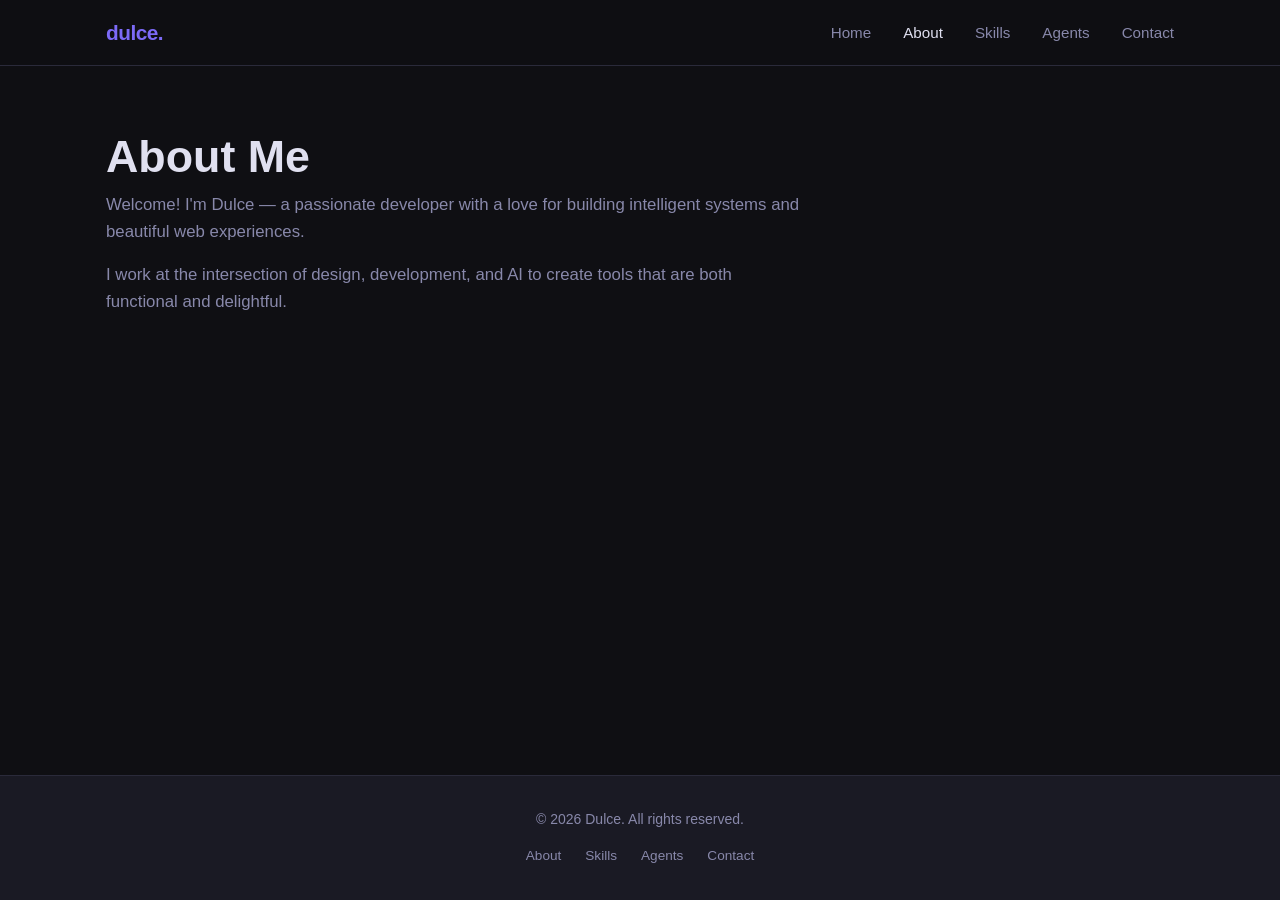
<file: pages/about.html>
<!DOCTYPE html>
<html lang="en">
<head>
  <meta charset="UTF-8" />
  <meta name="viewport" content="width=device-width, initial-scale=1.0" />
  <title>About | Dulce</title>
  <link rel="stylesheet" href="../assets/css/base/styles.css" />
  <link rel="stylesheet" href="../assets/css/components/components.css" />
</head>
<body>

  <header id="header"></header>

  <main class="page-content">
    <div class="container">
      <h1 class="page-title">About Me</h1>
      <div class="about-section">
        <div class="about-text">
          <p>Welcome! I'm Dulce — a passionate developer with a love for building intelligent systems and beautiful web experiences.</p>
          <p>I work at the intersection of design, development, and AI to create tools that are both functional and delightful.</p>
        </div>
      </div>
    </div>
  </main>

  <footer id="footer"></footer>

  <script src="../assets/js/shared/main.js"></script>
  <script src="../assets/js/shared/components.js"></script>
</body>
</html>
</file>
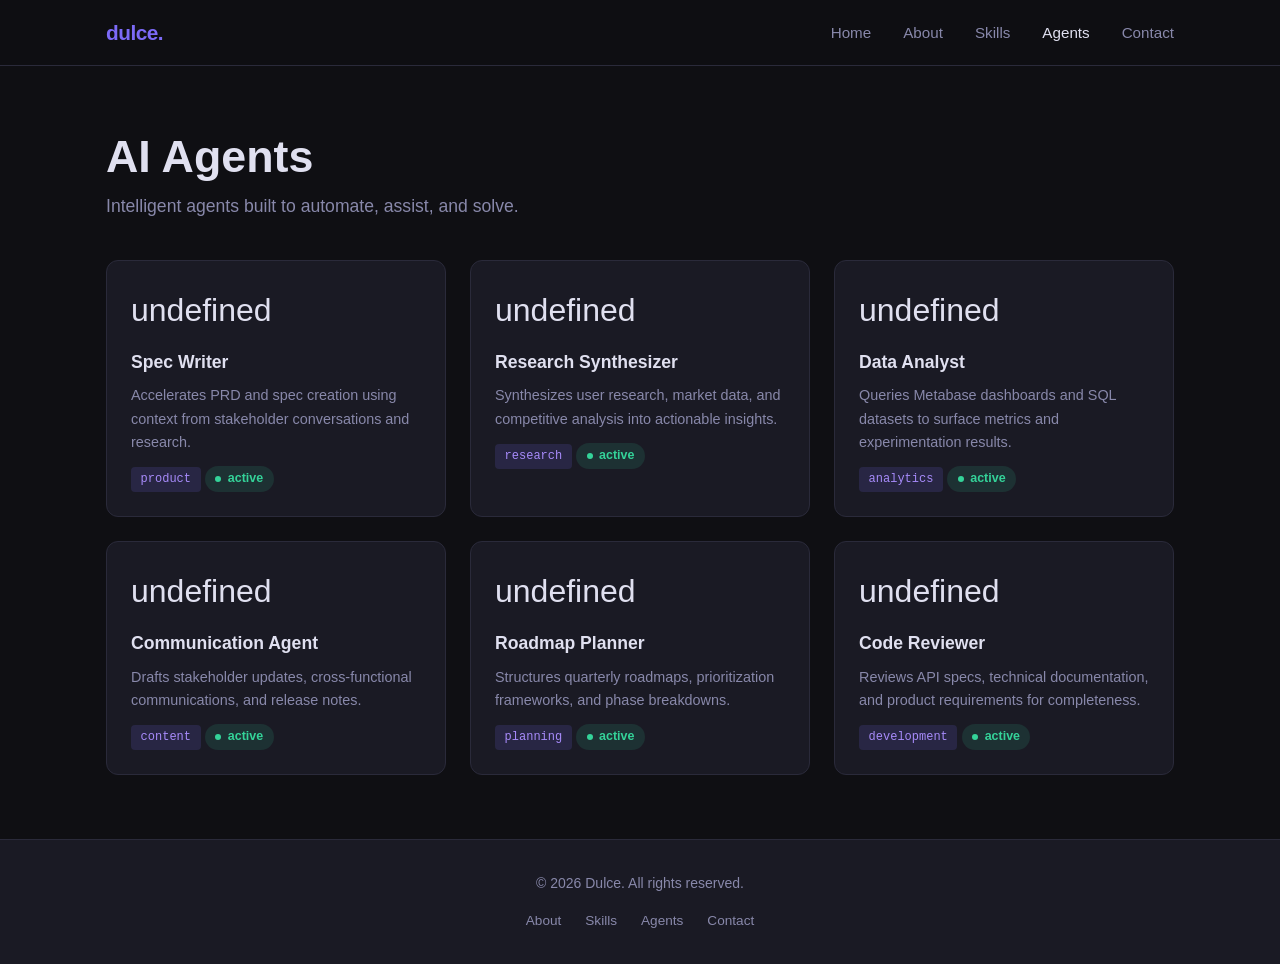
<file: pages/agents.html>
<!DOCTYPE html>
<html lang="en">
<head>
  <meta charset="UTF-8" />
  <meta name="viewport" content="width=device-width, initial-scale=1.0" />
  <title>Agents | Dulce</title>
  <link rel="stylesheet" href="../assets/css/base/styles.css" />
  <link rel="stylesheet" href="../assets/css/components/components.css" />
</head>
<body>

  <header id="header"></header>

  <main class="page-content">
    <div class="container">
      <h1 class="page-title">AI Agents</h1>
      <p class="page-desc">Intelligent agents built to automate, assist, and solve.</p>
      <div id="agents-grid" class="grid"></div>
    </div>
  </main>

  <footer id="footer"></footer>

  <script src="../assets/js/shared/main.js"></script>
  <script src="../assets/js/shared/components.js"></script>
  <script src="../assets/js/pages/agents.js"></script>
</body>
</html>
</file>
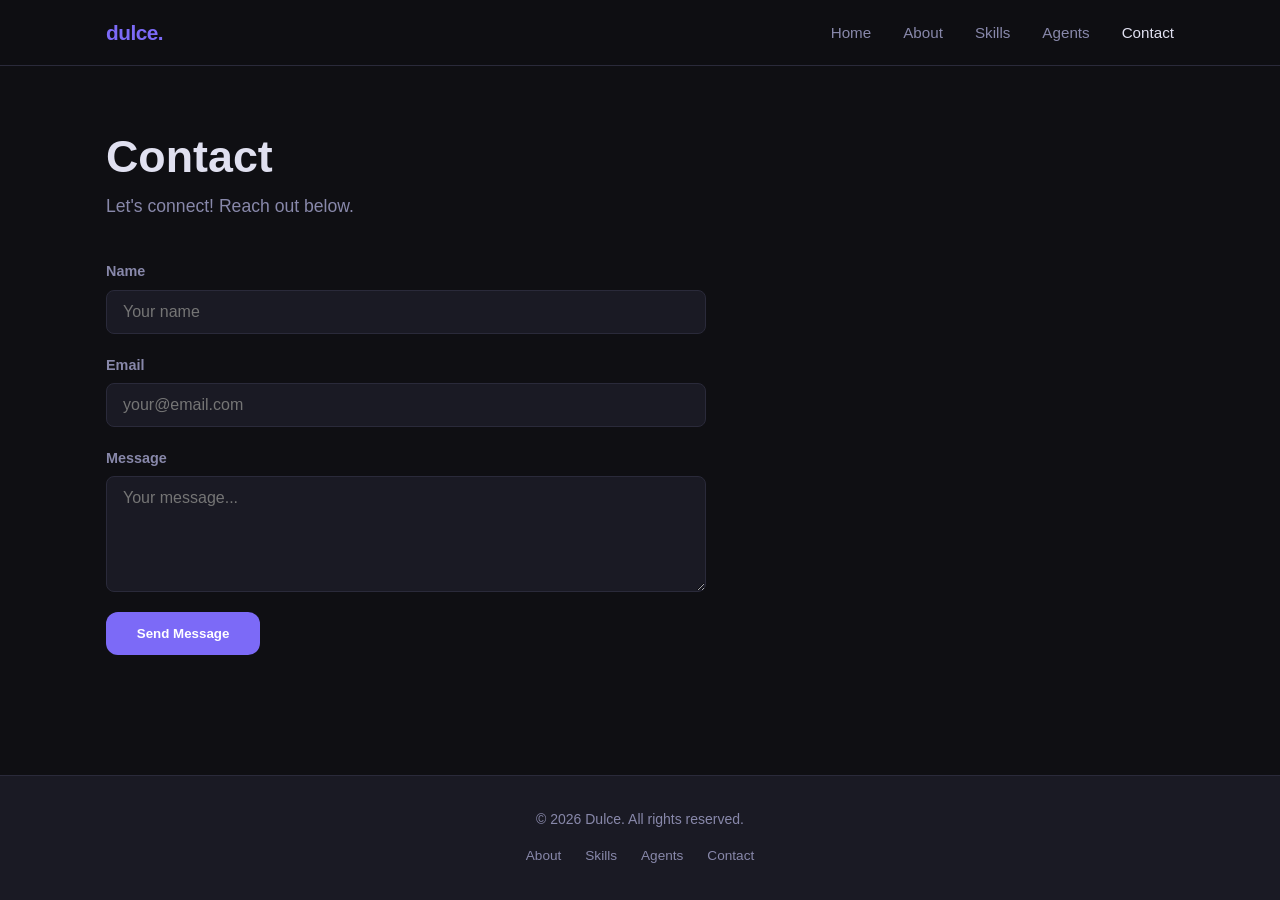
<file: pages/contact.html>
<!DOCTYPE html>
<html lang="en">
<head>
  <meta charset="UTF-8" />
  <meta name="viewport" content="width=device-width, initial-scale=1.0" />
  <title>Contact | Dulce</title>
  <link rel="stylesheet" href="../assets/css/base/styles.css" />
  <link rel="stylesheet" href="../assets/css/components/components.css" />
</head>
<body>

  <header id="header"></header>

  <main class="page-content">
    <div class="container">
      <h1 class="page-title">Contact</h1>
      <p class="page-desc">Let's connect! Reach out below.</p>
      <form id="contact-form" class="contact-form">
        <div class="form-group">
          <label for="name">Name</label>
          <input type="text" id="name" name="name" placeholder="Your name" required />
        </div>
        <div class="form-group">
          <label for="email">Email</label>
          <input type="email" id="email" name="email" placeholder="your@email.com" required />
        </div>
        <div class="form-group">
          <label for="message">Message</label>
          <textarea id="message" name="message" rows="5" placeholder="Your message..." required></textarea>
        </div>
        <button type="submit" class="btn">Send Message</button>
      </form>
    </div>
  </main>

  <footer id="footer"></footer>

  <script src="../assets/js/shared/main.js"></script>
  <script src="../assets/js/shared/components.js"></script>
  <script src="../assets/js/pages/contact.js"></script>
</body>
</html>
</file>
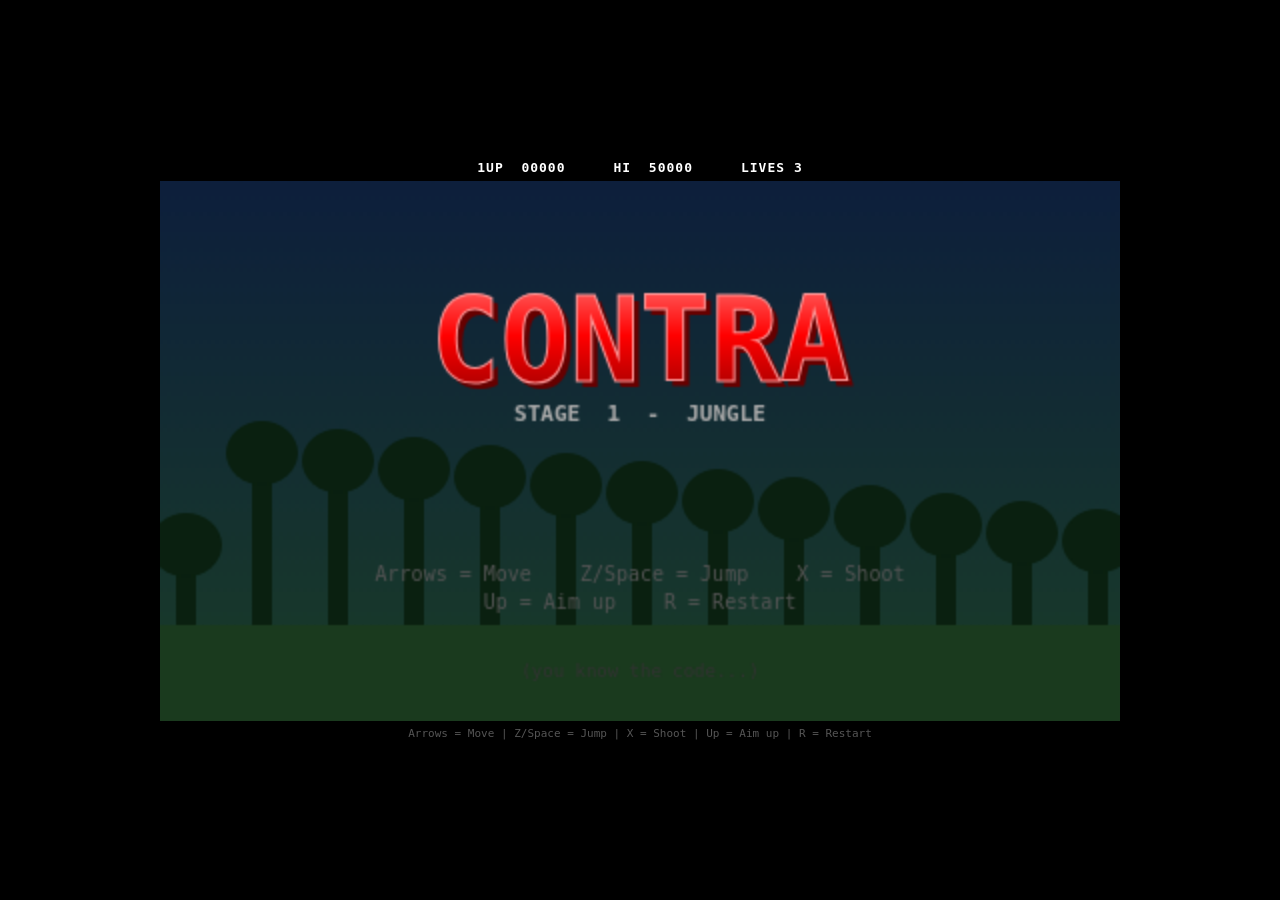
<file: pages/contra-game.html>
<!DOCTYPE html>
<html lang="en">
<head>
<meta charset="UTF-8"/>
<title>Contra - Stage 1</title>
<style>
  * { margin:0; padding:0; box-sizing:border-box; }
  body { background:#000; display:flex; flex-direction:column; align-items:center; justify-content:center; height:100vh; overflow:hidden; }
  #hud { color:#fff; font:bold 13px monospace; display:flex; gap:48px; margin-bottom:6px; letter-spacing:1px; }
  canvas { display:block; }
  #controls { color:#555; font:11px monospace; margin-top:6px; }
</style>
</head>
<body>
<div id="hud">
  <span>1UP &nbsp;<span id="score">00000</span></span>
  <span>HI &nbsp;<span id="hi">50000</span></span>
  <span>LIVES <span id="lives">3</span></span>
</div>
<canvas id="c" width="480" height="270"></canvas>
<div id="controls">Arrows = Move | Z/Space = Jump | X = Shoot | Up = Aim up | R = Restart</div>

<script>
var canvas = document.getElementById('c');
var ctx    = canvas.getContext('2d');
var W = 480, H = 270;
var GROUND_Y = H - 48;
var GRAVITY  = 0.45;
var JUMP_VEL = -10.5;
var P_SPEED  = 1.8;
var B_SPEED  = 9;

// Scale to fit screen
var scale = Math.min(Math.floor(window.innerWidth / W), Math.floor((window.innerHeight - 60) / H));
if (scale < 1) scale = 1;
canvas.style.width  = (W * scale) + 'px';
canvas.style.height = (H * scale) + 'px';

// Input
var keys = {};
window.addEventListener('keydown', function(e) {
  keys[e.code] = true;
  if (['ArrowUp','ArrowDown','ArrowLeft','ArrowRight','Space'].indexOf(e.code) >= 0) e.preventDefault();
});
window.addEventListener('keyup', function(e) { keys[e.code] = false; });

// Helpers
function rng(lo, hi) { return lo + Math.random() * (hi - lo); }
function rectsHit(a, b) {
  return a.x < b.x + b.w && a.x + a.w > b.x && a.y < b.y + b.h && a.y + a.h > b.y;
}
function padScore(n) { return ('00000' + n).slice(-5); }

// ── SOUND ENGINE (Web Audio API, no files needed) ─────────────────────
var SFX = (function() {
  var ac = null;
  function init() {
    if (ac) { if (ac.state==='suspended') ac.resume(); return; }
    ac = new (window.AudioContext || window.webkitAudioContext)();
  }
  function tone(freq, endFreq, dur, type, vol, delay) {
    if (!ac) return;
    delay = delay||0;
    var o = ac.createOscillator(), g = ac.createGain();
    o.type = type||'square';
    o.frequency.setValueAtTime(freq, ac.currentTime+delay);
    o.frequency.exponentialRampToValueAtTime(endFreq||freq, ac.currentTime+delay+dur);
    g.gain.setValueAtTime(vol||0.2, ac.currentTime+delay);
    g.gain.exponentialRampToValueAtTime(0.0001, ac.currentTime+delay+dur);
    o.connect(g); g.connect(ac.destination);
    o.start(ac.currentTime+delay); o.stop(ac.currentTime+delay+dur);
  }
  function noise(dur, cutoff, vol, delay) {
    if (!ac) return;
    delay = delay||0;
    var buf = ac.createBuffer(1, ac.sampleRate*dur, ac.sampleRate);
    var d = buf.getChannelData(0);
    for (var i=0; i<d.length; i++) d[i] = Math.random()*2-1;
    var src = ac.createBufferSource();
    src.buffer = buf;
    var f = ac.createBiquadFilter(); f.type='lowpass'; f.frequency.value=cutoff||2000;
    var g = ac.createGain();
    g.gain.setValueAtTime(vol||0.3, ac.currentTime+delay);
    g.gain.exponentialRampToValueAtTime(0.0001, ac.currentTime+delay+dur);
    src.connect(f); f.connect(g); g.connect(ac.destination);
    src.start(ac.currentTime+delay); src.stop(ac.currentTime+delay+dur);
  }
  return {
    init: init,
    shoot: function() {
      init();
      tone(900, 350, 0.07, 'square', 0.12);
    },
    shootSpread: function() {
      init();
      tone(850, 300, 0.08, 'square', 0.09);
      tone(1000, 400, 0.08, 'square', 0.06, 0.01);
      tone(700,  250, 0.08, 'square', 0.06, 0.02);
    },
    jump: function() {
      init();
      tone(180, 420, 0.13, 'sine', 0.18);
    },
    enemyHit: function() {
      init();
      noise(0.05, 900, 0.2);
      tone(220, 110, 0.06, 'square', 0.08);
    },
    enemyDie: function() {
      init();
      noise(0.18, 500, 0.35);
      tone(280, 70, 0.18, 'sawtooth', 0.12);
    },
    playerHit: function() {
      init();
      noise(0.25, 400, 0.45);
      tone(160, 55, 0.28, 'sawtooth', 0.18);
    },
    bossHit: function() {
      init();
      noise(0.08, 300, 0.3);
      tone(130, 65, 0.12, 'square', 0.18);
    },
    bossExplode: function() {
      init();
      noise(0.9, 200, 0.65);
      tone(110, 28, 0.85, 'sawtooth', 0.28);
      tone(220, 55, 0.6,  'square',   0.18, 0.12);
      noise(0.4, 600, 0.3, 0.15);
    },
    powerup: function() {
      init();
      var notes=[523,659,784,1047];
      for (var i=0; i<notes.length; i++) tone(notes[i], notes[i]*1.02, 0.1, 'sine', 0.22, i*0.07);
    },
    barrier: function() {
      init();
      tone(300, 600, 0.15, 'sine', 0.2);
      tone(400, 800, 0.15, 'sine', 0.15, 0.05);
    },
    rapid: function() {
      init();
      tone(600, 900, 0.12, 'sine', 0.2);
      tone(800, 1100, 0.1, 'sine', 0.15, 0.06);
    },
    shockwave: function() {
      init();
      tone(90, 40, 0.3, 'sawtooth', 0.22);
      noise(0.2, 180, 0.28);
    },
    slam: function() {
      init();
      noise(0.25, 250, 0.5);
      tone(80, 35, 0.3, 'sine', 0.3);
    },
    gameOver: function() {
      init();
      var n=[440,330,220,165];
      for (var i=0; i<n.length; i++) tone(n[i], n[i]*0.85, 0.22, 'square', 0.2, i*0.2);
    },
    win: function() {
      init();
      var n=[523,659,784,659,784,1047];
      for (var i=0; i<n.length; i++) tone(n[i], n[i], 0.13, 'sine', 0.28, i*0.09);
    },
  };
})();

// Enemy configs
var ECONF = {
  walk:    { hp:1, speed:1.6, pts:100,  shoots:false, shotInterval:0,   bodyCol:'#3a4a5a', helmCol:'#2a3a4a', jumpAI:false, stationary:false },
  shoot:   { hp:2, speed:0.5, pts:200,  shoots:true,  shotInterval:90,  bodyCol:'#5a3a1a', helmCol:'#7a5a2a', jumpAI:false, stationary:false },
  armored: { hp:5, speed:1.0, pts:400,  shoots:true,  shotInterval:110, bodyCol:'#7a2020', helmCol:'#501010', jumpAI:false, stationary:false },
  jump:    { hp:2, speed:0,   pts:300,  shoots:false, shotInterval:0,   bodyCol:'#204a6a', helmCol:'#103060', jumpAI:true,  stationary:false },
  turret:  { hp:4, speed:0,   pts:500,  shoots:true,  shotInterval:40,  bodyCol:'#4a4a20', helmCol:'#6a6a30', jumpAI:false, stationary:true  },
};

// Wave definitions
var WAVES = [
  { at:400,  groups:[{type:'walk',    count:2, gap:60}],                                                  done:false },
  { at:800,  groups:[{type:'walk',    count:3, gap:50}],                                                  done:false },
  { at:1200, groups:[{type:'shoot',   count:2, gap:80}],                                                  done:false },
  { at:1600, groups:[{type:'walk',    count:2, gap:50},{type:'shoot',count:1,gap:0}],                     done:false },
  { at:2000, groups:[{type:'armored', count:2, gap:70}],                                                  done:false },
  { at:2400, groups:[{type:'jump',    count:3, gap:55}],                                                  done:false },
  { at:2800, groups:[{type:'turret',  count:2, gap:110},{type:'walk',count:2,gap:50}],                    done:false },
  { at:3200, groups:[{type:'armored', count:2, gap:60},{type:'shoot',count:2,gap:60}],                    done:false },
  { at:3600, groups:[{type:'jump',    count:2, gap:55},{type:'armored',count:1,gap:0},{type:'shoot',count:2,gap:60}], done:false },
  { at:4000, groups:[{type:'turret',  count:3, gap:80},{type:'armored',count:2,gap:60}],                  done:false },
];

var BOSS_ARENA_X = 4800;
var BOSS3_ARENA_W = 960;

// Zoom state (animated on boss 3 spawn)
var zoom = 1, zoomTarget = 1;

// Game state
var score, lives, camX, bullets, enemies, particles, gameState;
var boss = null;
var bossStage = 1;
var phaseAnnounce = 0;
var cameraLocked = false;
var laser = { warn:0, active:0 };

var P = { x:80, y:0, w:12, h:22, vx:0, vy:0, onGround:true, dir:1, aimUp:false, shootCD:0, invCD:0, frame:0, fTimer:0, weapon:'normal', rapid:false, barrier:0 };
var obstacles = [];
var powerups = [];
var PU_COLORS = { S:'#ff8800', R:'#00ccff', B:'#aa44ff' };

function buildObstacles() {
  var G = GROUND_Y;
  obstacles = [
    // Zone 1: First barriers (x 600-900)
    { type:'crate',    x:640,  y:G-24, w:22, h:24, hp:2,  alive:true },
    { type:'crate',    x:662,  y:G-24, w:22, h:24, hp:2,  alive:true },
    { type:'barrier',  x:790,  y:G-42, w:16, h:42, hp:-1, alive:true },
    { type:'barrier',  x:865,  y:G-42, w:16, h:42, hp:-1, alive:true },

    // Zone 2: Platform jump (x 1000-1300)
    { type:'platform', x:1020, y:G-62, w:75, h:10, hp:-1, alive:true },
    { type:'crate',    x:1150, y:G-24, w:22, h:24, hp:2,  alive:true },
    { type:'barrier',  x:1270, y:G-30, w:16, h:30, hp:-1, alive:true },

    // Zone 3: Stacked crates + platform (x 1380-1700)
    { type:'barrier',  x:1390, y:G-50, w:16, h:50, hp:-1, alive:true },
    { type:'barrier',  x:1450, y:G-24, w:16, h:24, hp:-1, alive:true },
    { type:'platform', x:1510, y:G-58, w:62, h:10, hp:-1, alive:true },
    { type:'crate',    x:1630, y:G-24, w:22, h:24, hp:2,  alive:true },
    { type:'crate',    x:1630, y:G-48, w:22, h:24, hp:2,  alive:true },

    // Zone 4: Steps (x 1820-2200)
    { type:'platform', x:1830, y:G-68, w:58, h:10, hp:-1, alive:true },
    { type:'platform', x:1940, y:G-44, w:58, h:10, hp:-1, alive:true },
    { type:'barrier',  x:2090, y:G-36, w:16, h:36, hp:-1, alive:true },
    { type:'crate',    x:2150, y:G-24, w:22, h:24, hp:2,  alive:true },

    // Zone 5: Jumper territory - floating platforms (x 2250-2600)
    { type:'platform', x:2260, y:G-58, w:68, h:10, hp:-1, alive:true },
    { type:'platform', x:2390, y:G-58, w:68, h:10, hp:-1, alive:true },
    { type:'barrier',  x:2500, y:G-42, w:16, h:42, hp:-1, alive:true },
    { type:'barrier',  x:2550, y:G-22, w:16, h:22, hp:-1, alive:true },

    // Zone 6: Turret cover (x 2700-3100)
    { type:'crate',    x:2720, y:G-24, w:22, h:24, hp:2,  alive:true },
    { type:'crate',    x:2742, y:G-24, w:22, h:24, hp:2,  alive:true },
    { type:'crate',    x:2742, y:G-48, w:22, h:24, hp:2,  alive:true },
    { type:'barrier',  x:2840, y:G-38, w:16, h:38, hp:-1, alive:true },
    { type:'platform', x:2910, y:G-60, w:72, h:10, hp:-1, alive:true },
    { type:'crate',    x:3030, y:G-24, w:22, h:24, hp:2,  alive:true },
    { type:'crate',    x:3052, y:G-24, w:22, h:24, hp:2,  alive:true },
    { type:'crate',    x:3030, y:G-48, w:22, h:24, hp:2,  alive:true },

    // Zone 7: Narrow passes (x 3150-3550)
    { type:'platform', x:3170, y:G-65, w:58, h:10, hp:-1, alive:true },
    { type:'platform', x:3290, y:G-44, w:58, h:10, hp:-1, alive:true },
    { type:'barrier',  x:3410, y:G-42, w:16, h:42, hp:-1, alive:true },
    { type:'barrier',  x:3468, y:G-42, w:16, h:42, hp:-1, alive:true },

    // Zone 8: Pre-boss gauntlet (x 3600-4500)
    { type:'crate',    x:3620, y:G-24, w:22, h:24, hp:2,  alive:true },
    { type:'crate',    x:3642, y:G-24, w:22, h:24, hp:2,  alive:true },
    { type:'crate',    x:3664, y:G-24, w:22, h:24, hp:2,  alive:true },
    { type:'platform', x:3770, y:G-62, w:82, h:10, hp:-1, alive:true },
    { type:'barrier',  x:3910, y:G-52, w:16, h:52, hp:-1, alive:true },
    { type:'barrier',  x:3990, y:G-30, w:16, h:30, hp:-1, alive:true },
    { type:'platform', x:4090, y:G-56, w:72, h:10, hp:-1, alive:true },
    { type:'crate',    x:4210, y:G-24, w:22, h:24, hp:2,  alive:true },
    { type:'crate',    x:4232, y:G-24, w:22, h:24, hp:2,  alive:true },
    { type:'crate',    x:4210, y:G-48, w:22, h:24, hp:2,  alive:true },
    { type:'barrier',  x:4560, y:G-64, w:18, h:64, hp:-1, alive:true },
  ];
}

function mkPU(x, y, type) {
  powerups.push({ x:x, y:y, w:16, h:16, type:type, alive:true, bob:0 });
}

function buildFixedPowerups() {
  var G = GROUND_Y;
  mkPU(460,  G-30,  'R');  // easy first gift
  mkPU(1065, G-82,  'S');  // on zone-2 platform
  mkPU(1910, G-30,  'B');  // mid-level reward
  mkPU(2455, G-30,  'S');  // before jumper zone
  mkPU(2920, G-78,  'R');  // on turret-zone platform
  mkPU(3785, G-82,  'B');  // pre-boss platform
  mkPU(4105, G-75,  'S');  // final platform before arena
}

function collectPowerup(type) {
  if (type==='S') { P.weapon='spread'; SFX.powerup(); }
  else if (type==='R') { P.rapid=true; SFX.rapid(); }
  else if (type==='B') { P.barrier=600; SFX.barrier(); }
}

function resolveObstacles() {
  var prevBottom = P.y + P.h - P.vy;
  for (var oi = 0; oi < obstacles.length; oi++) {
    var o = obstacles[oi];
    if (!o.alive) continue;
    if (o.type === 'platform') {
      // One-way: only land on top when falling
      if (P.vy >= 0 && prevBottom <= o.y + 2 && P.y + P.h > o.y &&
          P.x + P.w > o.x + 4 && P.x < o.x + o.w - 4) {
        P.y = o.y - P.h; P.vy = 0; P.onGround = true;
      }
    } else {
      // Solid: push out on shortest axis
      if (!rectsHit(P, o)) continue;
      var ox = Math.min(P.x+P.w, o.x+o.w) - Math.max(P.x, o.x);
      var oy = Math.min(P.y+P.h, o.y+o.h) - Math.max(P.y, o.y);
      if (ox < oy) {
        if (P.x < o.x) P.x -= ox; else P.x += ox;
        P.vx = 0;
      } else {
        if (P.y < o.y) { P.y -= oy; P.vy = 0; P.onGround = true; }
        else           { P.y += oy; P.vy = 0; }
      }
    }
  }
}

function init() {
  score = 0; lives = 3; camX = 0;
  bullets = []; enemies = []; particles = [];
  boss = null; bossStage = 1; phaseAnnounce = 0; cameraLocked = false;
  laser.warn = 0; laser.active = 0;
  zoom = 1; zoomTarget = 1;
  powerups = [];
  P.weapon='normal'; P.rapid=false; P.barrier=0;
  gameState = 'start';
  WAVES.forEach(function(w) { w.done = false; });
  buildObstacles();
  buildFixedPowerups();
  P.x = 80; P.y = GROUND_Y - P.h; P.vx = 0; P.vy = 0;
  P.onGround = true; P.dir = 1; P.aimUp = false;
  P.shootCD = 0; P.invCD = 0; P.frame = 0; P.fTimer = 0; P.jumpHeld = false;
  document.getElementById('score').textContent = padScore(0);
  document.getElementById('lives').textContent = lives;
}

function spawnEnemy(x, type) {
  var c = ECONF[type];
  enemies.push({
    x:x, y:GROUND_Y - 22, w:14, h:22,
    vx: c.stationary ? 0 : -c.speed,
    hp:c.hp, maxHp:c.hp, type:type, alive:true,
    shotCD: c.shoots ? rng(c.shotInterval * 0.5, c.shotInterval) : 99999,
    frame:0, fTimer:0, hitFlash:0,
    armorBroken:false,
    jumpVy:0, jumpOnGround:true, jumpTimer:rng(60,130),
  });
}

function spawnBoss() {
  bossStage = 1;
  boss = {
    x: camX + W * 0.72, y: GROUND_Y - 58,
    w:42, h:58,
    hp:30, maxHp:30, phase:1,
    vx:-1,
    shotTimer:90, chargeTimer:220,
    frame:0, fTimer:0, hitFlash:0, alive:true,
  };
}

function spawnBoss2() {
  bossStage = 2;
  phaseAnnounce = 200;
  boss = {
    x: camX + W * 0.78, y: GROUND_Y - 72,
    w:52, h:72,
    hp:40, maxHp:40, phase:1,
    vx:-1.2,
    // Shot patterns
    burstTimer:80, burstCount:0, burstMax:3, burstCD:0,
    // Jump-slam
    slamTimer:160, jumping:false, jumpVy:0,
    // Shockwave
    shockTimer:220,
    frame:0, fTimer:0, hitFlash:0, alive:true,
  };
}

function bossShockwave(sx, sy) {
  mkBullet(sx, sy, -5, 0, 'enemy');
  mkBullet(sx, sy,  5, 0, 'enemy');
}

function spawnBoss3() {
  bossStage = 3;
  phaseAnnounce = 220;
  laser.warn = 0; laser.active = 0;
  zoomTarget = 0.62;
  boss = {
    x: BOSS_ARENA_X + BOSS3_ARENA_W * 0.62, y: GROUND_Y - 140,
    w:80, h:68,
    hp:60, maxHp:60, phase:1,
    vx:1.8, vy:0,
    hoverBase: GROUND_Y - 140,
    hoverTimer: 0,
    // Circle burst
    circleTimer: 85,
    // Aimed burst
    burstTimer: 65, burstCount:0, burstMax:3, burstCD:0,
    // Dive
    diveTimer: 240, diving:false, diveVy:0, diveReturn:false,
    // Bombs
    bombTimer: 190,
    // Laser (phase 3)
    laserCooldown: 280,
    frame:0, fTimer:0, hitFlash:0, alive:true,
  };
}

function boss3Circle(n, spd) {
  var bx=boss.x+boss.w/2, by=boss.y+boss.h*0.6;
  for (var i=0; i<n; i++) {
    var a=(i/n)*Math.PI*2;
    mkBullet(bx, by, Math.cos(a)*(spd||5), Math.sin(a)*(spd||5), 'enemy');
  }
}

function boss3DropBomb() {
  var bx = boss.x + boss.w/2 + rng(-20,20);
  bullets.push({ x:bx, y:boss.y+boss.h, vx:rng(-1,1), vy:3.8, w:10, h:10, owner:'enemy', alive:true, isBomb:true });
}

function burst(x, y, col, n) {
  for (var i = 0; i < (n||7); i++) {
    var a = rng(0, Math.PI*2), sp = rng(1.5, 4);
    particles.push({ x:x, y:y, vx:Math.cos(a)*sp, vy:Math.sin(a)*sp-1.5, life:rng(14,30), col:col });
  }
}

function mkBullet(x, y, vx, vy, owner) {
  bullets.push({ x:x, y:y, vx:vx, vy:vy, w:8, h:3, owner:owner, alive:true });
}

function playerShoot() {
  if (P.shootCD > 0) return;
  P.shootCD = P.rapid ? 5 : 10;
  var bx = P.x + P.w/2 + P.dir*8, by = P.y+8;
  var baseAngle = P.aimUp ? (P.dir>0 ? -Math.PI*0.38 : -Math.PI*0.62) : (P.dir>0 ? 0 : Math.PI);
  if (P.weapon==='spread') {
    var offsets = [-0.38, -0.19, 0, 0.19, 0.38];
    for (var si=0; si<5; si++) {
      var a = baseAngle + offsets[si];
      mkBullet(bx, by, Math.cos(a)*B_SPEED, Math.sin(a)*B_SPEED, 'player');
    }
    SFX.shootSpread();
  } else {
    var vy = P.aimUp ? -B_SPEED*0.8 : 0;
    var vx = P.aimUp ? P.dir*B_SPEED*0.6 : P.dir*B_SPEED;
    mkBullet(bx, by, vx, vy, 'player');
    SFX.shoot();
  }
}

function shootAt(sx, sy, tx, ty, spd, owner) {
  var dx = tx-sx, dy = ty-sy;
  var dist = Math.sqrt(dx*dx+dy*dy) || 1;
  mkBullet(sx, sy, dx/dist*spd, dy/dist*spd, owner);
}

function bossShoot(spread) {
  var bx = boss.x + boss.w/2, by = boss.y + boss.h*0.4;
  var tx = P.x + P.w/2,       ty = P.y + P.h/2;
  var base = Math.atan2(ty-by, tx-bx);
  for (var i = 0; i < spread; i++) {
    var ang = base + (i - (spread-1)/2) * 0.28;
    mkBullet(bx, by, Math.cos(ang)*5, Math.sin(ang)*5, 'enemy');
  }
}

function hitPlayer() {
  if (P.invCD > 0 || P.barrier > 0) return;
  SFX.playerHit();
  burst(P.x+P.w/2, P.y+P.h/2, '#f44', 10);
  lives--;
  document.getElementById('lives').textContent = Math.max(lives,0);
  // Lose power-ups on death
  P.weapon='normal'; P.rapid=false; P.barrier=0;
  if (lives <= 0) { gameState = 'over'; SFX.gameOver(); return; }
  P.invCD = 120;
}

// ── UPDATE ────────────────────────────────────────────────────────────
function update() {
  if (gameState !== 'play') return;

  // Smooth zoom interpolation
  zoom += (zoomTarget - zoom) * 0.025;

  // Camera scroll
  if (!cameraLocked) {
    var target = P.x - W*0.35;
    if (target > camX) camX = target;
    if (camX >= BOSS_ARENA_X - W*0.1) {
      camX = BOSS_ARENA_X - W*0.1;
      cameraLocked = true;
      if (!boss) spawnBoss();
    }
  }
  // Boss 3: camera follows player within the wider arena
  if (cameraLocked && bossStage === 3) {
    var vw3 = W / zoom;
    var t3 = P.x - vw3 * 0.4;
    var minC3 = BOSS_ARENA_X - 80;
    var maxC3 = BOSS_ARENA_X + BOSS3_ARENA_W - vw3 + 80;
    camX += (Math.max(minC3, Math.min(maxC3, t3)) - camX) * 0.08;
  }

  // Spawn waves
  for (var wi = 0; wi < WAVES.length; wi++) {
    var wv = WAVES[wi];
    if (!wv.done && camX + W > wv.at) {
      wv.done = true;
      var ox = wv.at + W;
      for (var gi = 0; gi < wv.groups.length; gi++) {
        var g = wv.groups[gi];
        for (var ei = 0; ei < g.count; ei++) spawnEnemy(ox + ei*g.gap, g.type);
        ox += g.count * g.gap + 40;
      }
    }
  }

  // Player
  P.vx = 0;
  if (keys['ArrowLeft'])  { P.vx = -P_SPEED; P.dir = -1; }
  if (keys['ArrowRight']) { P.vx =  P_SPEED; P.dir =  1; }
  P.aimUp = !!keys['ArrowUp'];
  var jumpBtn = keys['KeyZ'] || keys['Space'];
  if (jumpBtn && P.onGround) { P.vy = JUMP_VEL; P.onGround = false; P.jumpHeld = true; SFX.jump(); }
  // Release early = cut jump short (variable height)
  if (!jumpBtn && P.jumpHeld && P.vy < 0) { P.vy *= 0.45; P.jumpHeld = false; }
  if (P.onGround) P.jumpHeld = false;
  if (keys['KeyX']) playerShoot();

  P.vy += GRAVITY;
  P.x  += P.vx;
  P.y  += P.vy;
  if (P.y + P.h >= GROUND_Y) { P.y = GROUND_Y - P.h; P.vy = 0; P.onGround = true; }
  resolveObstacles();
  var effW = (bossStage === 3) ? W / zoom : W;
  if (P.x < camX + 10)               P.x = camX + 10;
  if (P.x > camX + effW - P.w - 10) P.x = camX + effW - P.w - 10;
  if (bossStage === 3) {
    if (P.x < BOSS_ARENA_X - 70) P.x = BOSS_ARENA_X - 70;
    if (P.x > BOSS_ARENA_X + BOSS3_ARENA_W - P.w - 10) P.x = BOSS_ARENA_X + BOSS3_ARENA_W - P.w - 10;
  }
  if (P.shootCD > 0) P.shootCD--;
  if (P.invCD   > 0) P.invCD--;
  if (P.barrier > 0) P.barrier--;

  // Collect powerups
  for (var pui=powerups.length-1; pui>=0; pui--) {
    var pu=powerups[pui]; pu.bob++;
    if (rectsHit(P, pu)) {
      collectPowerup(pu.type);
      burst(pu.x+8, pu.y+8, PU_COLORS[pu.type], 10);
      powerups.splice(pui,1);
    }
  }
  if (P.vx !== 0 && P.onGround) {
    if (++P.fTimer > 7) { P.frame = (P.frame+1)%4; P.fTimer = 0; }
  } else { P.frame = 0; }

  // Enemies
  for (var i = enemies.length-1; i >= 0; i--) {
    var e = enemies[i];
    if (!e.alive) { enemies.splice(i,1); continue; }
    var c = ECONF[e.type];
    if (e.hitFlash > 0) e.hitFlash--;

    // Movement
    if (c.jumpAI) {
      e.jumpTimer--;
      if (e.jumpTimer <= 0 && e.jumpOnGround) {
        var dx = (P.x+P.w/2) - (e.x+e.w/2);
        e.vx = dx > 0 ? 2.8 : -2.8;
        e.jumpVy = -9.5;
        e.jumpOnGround = false;
        e.jumpTimer = rng(70,140);
      }
      e.jumpVy += GRAVITY;
      e.x += e.vx;
      e.y += e.jumpVy;
      if (e.y + e.h >= GROUND_Y) { e.y = GROUND_Y - e.h; e.jumpVy = 0; e.jumpOnGround = true; e.vx = 0; }
    } else if (!c.stationary) {
      e.x += e.vx;
    }

    if (++e.fTimer > 10) { e.frame = (e.frame+1)%2; e.fTimer = 0; }

    // Shoot (aim at player)
    if (c.shoots) {
      e.shotCD--;
      if (e.shotCD <= 0) {
        e.shotCD = rng(c.shotInterval*0.7, c.shotInterval*1.3);
        shootAt(e.x+e.w/2, e.y+e.h/2, P.x+P.w/2, P.y+P.h/2, 4, 'enemy');
        // Armored fires a 2nd angled bullet while armored
        if (e.type==='armored' && !e.armorBroken) {
          shootAt(e.x+e.w/2, e.y+e.h/2, P.x+P.w/2, P.y+P.h/2-20, 4, 'enemy');
        }
        // Turret fires a burst of 2
        if (e.type==='turret') {
          var self = e;
          setTimeout(function(){
            if(self.alive) shootAt(self.x+self.w/2, self.y+self.h/2, P.x+P.w/2, P.y+P.h/2, 4.5, 'enemy');
          }, 150);
        }
      }
    }

    // Armor breaks at half hp
    if (e.type==='armored' && e.hp <= 2) e.armorBroken = true;

    if (e.x + e.w < camX - 60) { e.alive=false; continue; }
    if (P.invCD===0 && rectsHit(P,e)) hitPlayer();
  }

  // Announce timer
  if (phaseAnnounce > 0) phaseAnnounce--;

  // Boss stage 1
  if (boss && boss.alive && bossStage===1) {
    if (boss.hitFlash > 0) boss.hitFlash--;
    if (++boss.fTimer > 12) { boss.frame=(boss.frame+1)%2; boss.fTimer=0; }
    boss.phase = boss.hp > boss.maxHp*0.5 ? 1 : 2;
    var bspd   = boss.phase===1 ? 1.0 : 1.8;
    var spread = boss.phase===1 ? 3   : 5;
    var bshotI = boss.phase===1 ? 90  : 60;

    boss.x += boss.vx * bspd;
    var leftB  = camX + W*0.55;
    var rightB = camX + W - boss.w - 15;
    if (boss.x <= leftB)  { boss.x = leftB;  boss.vx =  1; }
    if (boss.x >= rightB) { boss.x = rightB; boss.vx = -1; }

    boss.shotTimer--;
    if (boss.shotTimer <= 0) { boss.shotTimer = bshotI; bossShoot(spread); }

    if (boss.phase===2) {
      boss.chargeTimer--;
      if (boss.chargeTimer <= 0) {
        boss.chargeTimer = 180;
        var oldVx = boss.vx;
        boss.vx = P.x < boss.x ? -7 : 7;
        var ref = boss;
        setTimeout(function(){ if(ref.alive) ref.vx = oldVx; }, 350);
      }
    }
    if (P.invCD===0 && rectsHit(P,boss)) hitPlayer();
  }

  // Boss stage 2 — War Machine
  if (boss && boss.alive && bossStage===2) {
    if (boss.hitFlash > 0) boss.hitFlash--;
    if (++boss.fTimer > 10) { boss.frame=(boss.frame+1)%2; boss.fTimer=0; }
    boss.phase = boss.hp > boss.maxHp*0.5 ? 1 : 2;
    var rage = boss.phase===2;

    // Jump-slam attack
    if (!boss.jumping) {
      boss.slamTimer--;
      if (boss.slamTimer <= 0) {
        boss.slamTimer = rage ? 110 : 160;
        boss.jumping = true;
        boss.jumpVy = -13;
      }
    }
    if (boss.jumping) {
      boss.jumpVy += GRAVITY * 1.2;
      boss.y += boss.jumpVy;
      if (boss.y + boss.h >= GROUND_Y) {
        boss.y = GROUND_Y - boss.h;
        boss.jumpVy = 0; boss.jumping = false;
        // Slam landing: shockwave + screen shake via particles
        SFX.slam();
        bossShockwave(boss.x+boss.w/2, GROUND_Y - 4);
        burst(boss.x+boss.w/2, GROUND_Y, '#ff8800', 14);
        burst(boss.x+boss.w/2, GROUND_Y, '#ffcc00', 8);
      }
    }

    // Patrol (only when on ground)
    if (!boss.jumping) {
      var bspd2 = rage ? 2.0 : 1.3;
      boss.x += boss.vx * bspd2;
      var lb2 = camX + W*0.52, rb2 = camX + W - boss.w - 12;
      if (boss.x <= lb2) { boss.x=lb2; boss.vx=1; }
      if (boss.x >= rb2) { boss.x=rb2; boss.vx=-1; }
    }

    // Rapid burst fire
    if (boss.burstCD > 0) {
      boss.burstCD--;
      if (boss.burstCD <= 0 && boss.burstCount < boss.burstMax) {
        shootAt(boss.x+boss.w/2, boss.y+boss.h*0.35, P.x+P.w/2, P.y+P.h/2, 6, 'enemy');
        if (rage) shootAt(boss.x+boss.w/2, boss.y+boss.h*0.35, P.x+P.w/2, P.y, 5.5, 'enemy');
        boss.burstCount++;
        boss.burstCD = 12;
      }
    } else {
      boss.burstTimer--;
      if (boss.burstTimer <= 0) {
        boss.burstTimer = rage ? 55 : 80;
        boss.burstCount = 0;
        boss.burstCD = 1;
        boss.burstMax = rage ? 4 : 3;
      }
    }

    // Ground shockwave
    boss.shockTimer--;
    if (boss.shockTimer <= 0) {
      boss.shockTimer = rage ? 130 : 200;
      SFX.shockwave();
      bossShockwave(boss.x+boss.w/2, GROUND_Y - 4);
    }

    // Stage 2 bonus: diagonal spread when enraged
    if (rage && boss.burstCount===0 && boss.burstTimer===rage?54:79) {
      bossShoot(4);
    }

    if (P.invCD===0 && rectsHit(P,boss)) hitPlayer();
  }

  // Boss stage 3 — CRIMSON OMEGA
  if (boss && boss.alive && bossStage===3) {
    if (boss.hitFlash>0) boss.hitFlash--;
    if (++boss.fTimer>8) { boss.frame=(boss.frame+1)%4; boss.fTimer=0; }
    boss.phase = boss.hp > boss.maxHp*0.67 ? 1 : (boss.hp > boss.maxHp*0.33 ? 2 : 3);
    var p3rage = boss.phase===3;
    var p2 = boss.phase>=2;

    // Hover oscillation (vertical movement)
    boss.hoverTimer += p3rage ? 0.045 : (p2 ? 0.03 : 0.02);
    if (!boss.diving && !boss.diveReturn) {
      var hoverRange = p3rage ? 55 : (p2 ? 40 : 25);
      boss.y = boss.hoverBase + Math.sin(boss.hoverTimer) * hoverRange;
    }

    // Horizontal patrol
    if (!boss.diving && !boss.diveReturn) {
      var bspd3 = p3rage ? 2.8 : (p2 ? 2.0 : 1.4);
      boss.x += boss.vx * bspd3;
      var lb3=BOSS_ARENA_X+20, rb3=BOSS_ARENA_X+BOSS3_ARENA_W-boss.w-20;
      if (boss.x<=lb3) { boss.x=lb3; boss.vx=1; }
      if (boss.x>=rb3) { boss.x=rb3; boss.vx=-1; }
    }

    // Dive attack
    boss.diveTimer--;
    if (boss.diveTimer<=0 && !boss.diving && !boss.diveReturn) {
      boss.diveTimer = p3rage ? 90 : (p2 ? 130 : 180);
      boss.diving=true; boss.diveVy=0;
    }
    if (boss.diving) {
      boss.diveVy += 0.6;
      boss.y += boss.diveVy;
      // Aim for player x during dive
      if (P.x < boss.x+boss.w/2) boss.x -= 1.5; else boss.x += 1.5;
      if (boss.y+boss.h >= GROUND_Y) {
        boss.y=GROUND_Y-boss.h; boss.diving=false; boss.diveReturn=true; boss.diveVy=0;
        SFX.slam();
        boss3Circle(p3rage?8:6, 4.5);
        burst(boss.x+boss.w/2, GROUND_Y, '#f80', 16);
        burst(boss.x+boss.w/2, GROUND_Y, '#ff0', 8);
      }
    }
    if (boss.diveReturn) {
      boss.y -= p3rage ? 5 : 3.5;
      if (boss.y <= boss.hoverBase) { boss.y=boss.hoverBase; boss.diveReturn=false; }
    }

    // Circle burst
    boss.circleTimer--;
    if (boss.circleTimer<=0) {
      boss.circleTimer = p3rage ? 42 : (p2 ? 58 : 85);
      var cn = p3rage ? 14 : (p2 ? 10 : 7);
      boss3Circle(cn, p3rage ? 6 : 5);
      SFX.bossHit();
    }

    // Aimed burst
    if (boss.burstCD>0) {
      boss.burstCD--;
      if (boss.burstCD===0 && boss.burstCount<boss.burstMax) {
        shootAt(boss.x+boss.w/2, boss.y+boss.h*0.5, P.x+P.w/2, P.y+P.h/2, p3rage?7.5:6, 'enemy');
        if (p3rage) shootAt(boss.x+boss.w/2, boss.y+boss.h*0.5, P.x+P.w/2, P.y, 7, 'enemy');
        boss.burstCount++; boss.burstCD=10;
      }
    } else {
      boss.burstTimer--;
      if (boss.burstTimer<=0) {
        boss.burstTimer = p3rage ? 45 : (p2 ? 58 : 70);
        boss.burstCount=0; boss.burstCD=1;
        boss.burstMax = p3rage ? 6 : (p2 ? 4 : 3);
      }
    }

    // Bomb drops
    if (p2) {
      boss.bombTimer--;
      if (boss.bombTimer<=0) {
        boss.bombTimer = p3rage ? 55 : 90;
        boss3DropBomb();
        if (p3rage) { setTimeout(boss3DropBomb,200); setTimeout(boss3DropBomb,400); }
      }
    }

    // Laser sweep (phase 3)
    if (p3rage) {
      boss.laserCooldown--;
      if (boss.laserCooldown<=0 && laser.warn===0 && laser.active===0) {
        boss.laserCooldown = 200;
        laser.warn = 70;
        SFX.shockwave();
      }
    }
    // Laser tick
    if (laser.warn>0) {
      laser.warn--;
      if (laser.warn===0) { laser.active=100; SFX.slam(); }
    }
    if (laser.active>0) {
      laser.active--;
      if (P.onGround && P.invCD===0 && P.barrier===0) hitPlayer();
    }

    if (P.invCD===0 && rectsHit(P,boss)) hitPlayer();
  }

  // Bullets
  for (var bi = bullets.length-1; bi >= 0; bi--) {
    var b = bullets[bi];
    b.x += b.vx; b.y += b.vy;
    var bCullW = Math.ceil(W / zoom) + 20;
    if (b.x < camX-200 || b.x > camX+bCullW || b.y < -20 || b.y > H/zoom+20) { bullets.splice(bi,1); continue; }

    // Bomb landing
    if (b.isBomb && b.y+b.h >= GROUND_Y) {
      SFX.enemyDie();
      burst(b.x, GROUND_Y, '#f80', 14); burst(b.x, GROUND_Y, '#ff0', 6);
      mkBullet(b.x, GROUND_Y-4, -6, 0, 'enemy'); mkBullet(b.x, GROUND_Y-4, 6, 0, 'enemy');
      mkBullet(b.x, GROUND_Y-4, -4, -2, 'enemy'); mkBullet(b.x, GROUND_Y-4, 4, -2, 'enemy');
      bullets.splice(bi,1); continue;
    }

    // Bullets hit solid obstacles (not platforms)
    var blockedByObs = false;
    for (var oi2 = 0; oi2 < obstacles.length; oi2++) {
      var obs = obstacles[oi2];
      if (!obs.alive || obs.type==='platform') continue;
      if (rectsHit(b, obs)) {
        blockedByObs = true;
        if (b.owner==='player' && obs.hp > 0) {
          obs.hp--;
          burst(b.x, b.y, '#c8733a', 4);
          if (obs.hp <= 0) { obs.alive=false; burst(obs.x+obs.w/2, obs.y+obs.h/2, '#c8733a', 10); score+=50; document.getElementById('score').textContent=padScore(score); }
        } else {
          burst(b.x, b.y, '#888', 3);
        }
        break;
      }
    }
    if (blockedByObs) { bullets.splice(bi,1); continue; }

    if (b.owner==='player') {
      var hit = false;
      // Check boss first
      if (boss && boss.alive && rectsHit(b,boss)) {
        boss.hp--; boss.hitFlash=8;
        SFX.bossHit();
        burst(b.x, b.y, '#f80', 5);
        bullets.splice(bi,1);
        if (boss.hp <= 0) {
          boss.alive = false;
          SFX.bossExplode();
          var bcx = boss.x+boss.w/2, bcy = boss.y+boss.h/2;
          burst(bcx, bcy, '#f40', 25);
          burst(bcx, bcy, '#ff0', 18);
          burst(bcx, bcy, '#fff', 12);
          if (bossStage === 1) {
            score += 3000;
            document.getElementById('score').textContent = padScore(score);
            setTimeout(function(){ spawnBoss2(); }, 2200);
          } else if (bossStage === 2) {
            score += 8000;
            document.getElementById('score').textContent = padScore(score);
            setTimeout(function(){ spawnBoss3(); }, 2200);
          } else {
            score += 15000;
            document.getElementById('score').textContent = padScore(score);
            setTimeout(function(){ gameState='win'; SFX.win(); }, 2200);
          }
        }
        continue;
      }
      // Check enemies
      for (var ei2 = 0; ei2 < enemies.length; ei2++) {
        var en = enemies[ei2];
        if (!en.alive) continue;
        if (rectsHit(b,en)) {
          hit = true; en.hp--; en.hitFlash = 8;
          SFX.enemyHit();
          burst(b.x, b.y, '#f80', 4);
          if (en.hp <= 0) {
            SFX.enemyDie();
            en.alive=false;
            score += ECONF[en.type].pts;
            document.getElementById('score').textContent = padScore(score);
            burst(en.x+en.w/2, en.y+en.h/2, '#f40', 10);
            // Random drop (15% chance; B is rare)
            var roll=Math.random();
            if (roll<0.07) mkPU(en.x, en.y-8, 'S');
            else if (roll<0.12) mkPU(en.x, en.y-8, 'R');
            else if (roll<0.14) mkPU(en.x, en.y-8, 'B');
          }
          break;
        }
      }
      if (hit) { bullets.splice(bi,1); continue; }
    } else {
      if (P.invCD===0 && rectsHit(b,{x:P.x,y:P.y,w:P.w,h:P.h})) { bullets.splice(bi,1); hitPlayer(); continue; }
    }
  }

  // Particles
  for (var pi = particles.length-1; pi >= 0; pi--) {
    var pt = particles[pi];
    pt.x+=pt.vx; pt.y+=pt.vy; pt.vy+=0.15; pt.life--;
    if (pt.life<=0) particles.splice(pi,1);
  }
}

// ── DRAW ──────────────────────────────────────────────────────────────
function draw() {
  var sky = ctx.createLinearGradient(0,0,0,GROUND_Y);
  sky.addColorStop(0,'#0d1f3c'); sky.addColorStop(1,'#1a3d28');
  ctx.fillStyle=sky; ctx.fillRect(0,0,W,H);

  // Pre-fill screen-space ground below where zoomed world ends
  var groundScreenY = Math.round(H/2 + zoom * (GROUND_Y - H/2));
  ctx.fillStyle='#2e6b36'; ctx.fillRect(0, groundScreenY, W, H - groundScreenY);

  // Apply zoom centered on canvas
  ctx.save();
  ctx.translate(W/2, H/2);
  ctx.scale(zoom, zoom);
  ctx.translate(-W/2, -H/2);

  ctx.save();
  ctx.translate(-camX, 0);

  // World draw width/left — wide enough to fill screen at any zoom level
  var dW = Math.ceil(W / zoom) + 500;
  var dL = camX - 250;

  drawForest(camX*0.15,'#0e2e1a',70,100,55);
  drawForest(camX*0.35,'#143d22',45,75, 38);
  drawForest(camX*0.60,'#1a5230',28,52, 28);

  // Ground
  ctx.fillStyle='#2e6b36'; ctx.fillRect(dL,GROUND_Y,dW,H-GROUND_Y);
  ctx.fillStyle='#3a8443'; ctx.fillRect(dL,GROUND_Y,dW,5);
  for (var gx=Math.floor(dL/20)*20; gx<dL+dW; gx+=20) {
    ctx.fillStyle='#4a9c52';
    ctx.fillRect(gx,GROUND_Y-3,3,4); ctx.fillRect(gx+8,GROUND_Y-5,3,6); ctx.fillRect(gx+14,GROUND_Y-2,3,3);
  }

  // Laser floor warning / active
  if (laser.warn>0) {
    var wp=0.3+0.4*Math.sin(Date.now()*0.025);
    ctx.fillStyle='rgba(255,120,0,'+wp+')'; ctx.fillRect(dL,GROUND_Y-6,dW,H-GROUND_Y+6);
    ctx.fillStyle='rgba(255,200,0,'+(wp*0.5)+')'; ctx.fillRect(dL,GROUND_Y-2,dW,4);
  }
  if (laser.active>0) {
    var ap=Math.min(1,laser.active/20)*(0.65+0.3*Math.sin(Date.now()*0.03));
    ctx.fillStyle='rgba(255,0,0,'+ap+')'; ctx.fillRect(dL,GROUND_Y-10,dW,H-GROUND_Y+10);
    ctx.fillStyle='rgba(255,120,0,0.8)'; ctx.fillRect(dL,GROUND_Y-10,dW,4);
    ctx.fillStyle='rgba(255,255,0,0.5)'; ctx.fillRect(dL,GROUND_Y-12,dW,3);
  }

  // Boss arena: red-tinted zone
  if (cameraLocked || camX+W > BOSS_ARENA_X-200) {
    ctx.fillStyle='rgba(80,0,0,0.3)'; ctx.fillRect(BOSS_ARENA_X, 0, W*2, H);
    // skull warning sign
    ctx.fillStyle='rgba(180,0,0,0.15)'; ctx.fillRect(BOSS_ARENA_X+10, 8, 80, 18);
    ctx.fillStyle='rgba(255,80,80,0.5)'; ctx.font='bold 10px monospace';
    ctx.fillText('! DANGER ZONE !', BOSS_ARENA_X+14, 20);
  }

  // Particles
  for (var pi=0; pi<particles.length; pi++) {
    var pt=particles[pi]; ctx.globalAlpha=pt.life/30; ctx.fillStyle=pt.col; ctx.fillRect(pt.x-2,pt.y-2,4,4);
  }
  ctx.globalAlpha=1;

  // Obstacles
  for (var oi=0; oi<obstacles.length; oi++) drawObstacle(obstacles[oi]);

  // Power-ups
  for (var pui=0; pui<powerups.length; pui++) drawPowerup(powerups[pui]);

  for (var ei=0; ei<enemies.length; ei++) drawEnemy(enemies[ei]);
  if (boss && boss.alive) {
    if (bossStage===1) drawBoss();
    else if (bossStage===2) drawBoss2();
    else drawBoss3();
  }

  // Bullets
  for (var bi=0; bi<bullets.length; bi++) {
    var b=bullets[bi];
    if (b.isBomb) {
      ctx.fillStyle='#ff4400'; ctx.fillRect(b.x-5,b.y-5,10,10);
      ctx.fillStyle='#ff8800'; ctx.fillRect(b.x-3,b.y-3,6,6);
      ctx.fillStyle='#ffff00'; ctx.fillRect(b.x-1,b.y-1,2,2);
      continue;
    }
    var pc = b.owner==='player';
    ctx.fillStyle = pc ? '#ffe040' : '#ff4040';
    ctx.fillRect(b.x-4,b.y-2,8,3);
    ctx.globalAlpha=0.3; ctx.fillStyle= pc?'#fff':'#faa'; ctx.fillRect(b.x-5,b.y-3,10,5); ctx.globalAlpha=1;
  }

  if (P.invCD===0 || Math.floor(P.invCD/5)%2===0) drawPlayer();

  // Barrier shield
  if (P.barrier > 0) {
    var bp = 0.5+0.5*Math.sin(Date.now()*0.012);
    ctx.globalAlpha = 0.25+0.2*bp;
    ctx.strokeStyle = P.barrier < 120 ? '#ff44ff' : '#aa44ff';
    ctx.lineWidth = 2+bp*2;
    ctx.beginPath();
    ctx.ellipse(P.x+P.w/2, P.y+P.h/2, 16+bp*4, 18+bp*4, 0, 0, Math.PI*2);
    ctx.stroke();
    ctx.globalAlpha=1;
  }

  ctx.restore(); // end translate(-camX)
  ctx.restore(); // end zoom scale

  // Boss HP bar
  if (boss && boss.alive) {
    var bW=200, bH=10, bX=(W-bW)/2, bY=12;
    ctx.fillStyle='#111'; ctx.fillRect(bX-2,bY-2,bW+4,bH+4);
    ctx.fillStyle = bossStage===1 ? '#500' : '#220a00';
    ctx.fillRect(bX,bY,bW,bH);
    var pct=boss.hp/boss.maxHp;
    ctx.fillStyle = bossStage===1 ? (pct>0.5?'#dd0000':'#ff5500') : bossStage===2 ? (pct>0.5?'#ff8800':'#ff3300') : (pct>0.67?'#cc00ff':pct>0.33?'#ff4400':'#ff0000');
    ctx.fillRect(bX,bY,bW*pct,bH);
    ctx.fillStyle='#fff'; ctx.font='bold 9px monospace'; ctx.textAlign='center';
    var label = bossStage===1 ? 'RED FALCON COMMANDER' : (bossStage===2 ? 'WAR MACHINE  [STAGE 2]' : '** CRIMSON OMEGA **  [FINAL]');
    ctx.fillText(label, W/2, bY-3);
    ctx.textAlign='left';
  }

  // Power-up HUD (bottom-left)
  ctx.font='bold 9px monospace'; ctx.textAlign='left';
  var hudY = H-10;
  // Weapon
  var wCol = P.weapon==='spread' ? '#ff8800' : '#444';
  ctx.fillStyle=wCol; ctx.fillRect(8, hudY-12, 18, 14);
  ctx.fillStyle=P.weapon==='spread'?'#fff':'#666';
  ctx.fillText('S', 13, hudY-2);
  // Rapid
  var rCol = P.rapid ? '#00ccff' : '#444';
  ctx.fillStyle=rCol; ctx.fillRect(30, hudY-12, 18, 14);
  ctx.fillStyle=P.rapid?'#fff':'#666';
  ctx.fillText('R', 35, hudY-2);
  // Barrier
  var bActive = P.barrier > 0;
  ctx.fillStyle=bActive?'#aa44ff':'#444'; ctx.fillRect(52, hudY-12, 18, 14);
  ctx.fillStyle=bActive?'#fff':'#666'; ctx.fillText('B', 57, hudY-2);
  // Barrier timer bar
  if (bActive) {
    ctx.fillStyle='#332244'; ctx.fillRect(72,hudY-8,50,6);
    ctx.fillStyle='#cc66ff'; ctx.fillRect(72,hudY-8,50*(P.barrier/600),6);
  }

  // Phase 2 announcement banner
  if (phaseAnnounce > 0) {
    var alpha = phaseAnnounce > 160 ? (200-phaseAnnounce)/40 : Math.min(1, phaseAnnounce/40);
    ctx.globalAlpha = alpha;
    ctx.fillStyle='rgba(0,0,0,0.7)'; ctx.fillRect(0, H/2-38, W, 68);
    ctx.textAlign='center';
    var s3 = bossStage===3;
    ctx.fillStyle='#ff8800'; ctx.font='bold 11px monospace'; ctx.fillText('BOSS DEFEATED', W/2, H/2-18);
    ctx.fillStyle=s3?'#ff4466':'#ffffff'; ctx.font='bold 26px monospace'; ctx.fillText(s3?'FINAL  STAGE':'STAGE  2', W/2, H/2+10);
    ctx.fillStyle='#ff4400'; ctx.font='bold 11px monospace'; ctx.fillText(s3?'CRIMSON  OMEGA  AWAKENS':'WAR  MACHINE  INCOMING', W/2, H/2+26);
    ctx.textAlign='left';
    ctx.globalAlpha=1;
  }

  // Game over / win
  if (gameState==='over') {
    ctx.fillStyle='rgba(0,0,0,0.65)'; ctx.fillRect(0,0,W,H);
    ctx.textAlign='center';
    ctx.fillStyle='#ff3333'; ctx.font='bold 34px monospace'; ctx.fillText('GAME OVER',W/2,H/2-10);
    ctx.fillStyle='#aaa';    ctx.font='13px monospace';      ctx.fillText('Press  R  to restart',W/2,H/2+18);
    ctx.textAlign='left';
  }
  if (gameState==='win') {
    ctx.fillStyle='rgba(0,0,0,0.65)'; ctx.fillRect(0,0,W,H);
    ctx.textAlign='center';
    ctx.fillStyle='#ffe040'; ctx.font='bold 26px monospace'; ctx.fillText('MISSION COMPLETE!',W/2,H/2-22);
    ctx.fillStyle='#fff';    ctx.font='14px monospace';       ctx.fillText('SCORE: '+padScore(score),W/2,H/2+6);
    ctx.fillStyle='#aaa';    ctx.font='12px monospace';       ctx.fillText('Press  R  to play again',W/2,H/2+26);
    ctx.textAlign='left';
  }
}

function drawForest(offset, col, minH, maxH, spacing) {
  ctx.fillStyle=col;
  var start=Math.floor((camX-spacing*3)/spacing)*spacing;
  var forestEnd = camX + Math.ceil(W/zoom) + spacing*3;
  for (var wx=start; wx<forestEnd; wx+=spacing) {
    var seed=Math.abs(Math.floor(wx/spacing))%97;
    var h=minH+(seed*13)%(maxH-minH);
    var cx2=wx+spacing/2;
    ctx.fillRect(cx2-3,GROUND_Y-h,6,h);
    ctx.beginPath(); ctx.ellipse(cx2,GROUND_Y-h,spacing*0.52,spacing*0.44,0,0,Math.PI*2); ctx.fill();
  }
}

function drawObstacle(o) {
  if (!o.alive) return;
  var x=o.x, y=o.y, w=o.w, h=o.h;
  if (o.type==='platform') {
    // Wooden plank platform
    ctx.fillStyle='#5a3a18'; ctx.fillRect(x,y,w,h);
    ctx.fillStyle='#7a5228'; ctx.fillRect(x,y,w,4);
    ctx.fillStyle='#4a2e12'; ctx.fillRect(x,y+h-3,w,3);
    // Plank lines
    ctx.fillStyle='#4a2e12';
    for (var px=x+18; px<x+w-4; px+=18) ctx.fillRect(px,y,2,h);
    // Support posts
    ctx.fillStyle='#3a2210'; ctx.fillRect(x+4,y+h,6,8); ctx.fillRect(x+w-10,y+h,6,8);
  } else if (o.type==='crate') {
    // Wooden crate
    var dmg = o.hp < 2;
    ctx.fillStyle = dmg ? '#7a4a18' : '#9a6028';
    ctx.fillRect(x,y,w,h);
    ctx.fillStyle = dmg ? '#5a3210' : '#7a4a1e';
    // Frame
    ctx.fillRect(x,y,w,3); ctx.fillRect(x,y+h-3,w,3);
    ctx.fillRect(x,y,3,h); ctx.fillRect(x+w-3,y,3,h);
    // X cross
    ctx.fillStyle = dmg ? '#4a2a0e' : '#5a3810';
    ctx.fillRect(x+3,y+3,w-6,3); ctx.fillRect(x+3,y+h-6,w-6,3);
    ctx.fillRect(x+3,y+3,3,h-6); ctx.fillRect(x+w-6,y+3,3,h-6);
    // Crack if damaged
    if (dmg) { ctx.fillStyle='#3a2008'; ctx.fillRect(x+w/2-1,y,2,h); ctx.fillRect(x,y+h/2-1,w,2); }
  } else if (o.type==='barrier') {
    // Concrete/stone pillar
    ctx.fillStyle='#5a5a52'; ctx.fillRect(x,y,w,h);
    // Stone block lines
    ctx.fillStyle='#4a4a42';
    var bh=12;
    for (var by2=y; by2<y+h; by2+=bh) {
      ctx.fillRect(x,by2,w,1);
      var offset=(Math.floor((by2-y)/bh)%2)*8;
      ctx.fillRect(x+offset+6,by2,1,bh);
    }
    // Highlight left edge
    ctx.fillStyle='#6a6a62'; ctx.fillRect(x,y,2,h);
    // Dark right edge
    ctx.fillStyle='#3a3a34'; ctx.fillRect(x+w-2,y,2,h);
    // Top cap
    ctx.fillStyle='#7a7a6e'; ctx.fillRect(x-1,y,w+2,4);
  }
}

function drawPowerup(pu) {
  var bobY = Math.sin(pu.bob * 0.07) * 4;
  var x=Math.round(pu.x), y=Math.round(pu.y+bobY);
  var col = PU_COLORS[pu.type];
  // Outer capsule glow
  ctx.globalAlpha=0.25+0.15*Math.sin(pu.bob*0.1);
  ctx.fillStyle=col; ctx.fillRect(x-3,y-3,pu.w+6,pu.h+6);
  ctx.globalAlpha=1;
  // Capsule body
  ctx.fillStyle=col; ctx.fillRect(x,y,pu.w,pu.h);
  // Shine
  ctx.fillStyle='rgba(255,255,255,0.35)'; ctx.fillRect(x+2,y+2,pu.w-4,5);
  // Dark border
  ctx.fillStyle='rgba(0,0,0,0.4)'; ctx.fillRect(x,y,pu.w,2); ctx.fillRect(x,y+pu.h-2,pu.w,2);
  ctx.fillRect(x,y,2,pu.h); ctx.fillRect(x+pu.w-2,y,2,pu.h);
  // Letter
  ctx.fillStyle='#fff'; ctx.font='bold 11px monospace'; ctx.textAlign='center';
  ctx.fillText(pu.type, x+pu.w/2, y+pu.h-3);
  ctx.textAlign='left';
}

function drawPlayer() {
  var px=Math.round(P.x+P.w/2), py=Math.round(P.y);
  var fr=P.frame, jumping=!P.onGround;
  ctx.save(); ctx.translate(px,py);
  if (P.dir===-1) ctx.scale(-1,1);

  // Legs
  if (!jumping) {
    var lp=Math.sin(fr*1.57);
    ctx.fillStyle='#6b3a1f'; ctx.fillRect(-5,14+lp*3,4,8);
    ctx.fillStyle='#222';    ctx.fillRect(-5,22+lp*3,5,3);
    ctx.fillStyle='#7a4322'; ctx.fillRect( 1,14-lp*3,4,8);
    ctx.fillStyle='#222';    ctx.fillRect( 1,22-lp*3,5,3);
  } else {
    ctx.fillStyle='#6b3a1f'; ctx.fillRect(-5,14,4,6);
    ctx.fillStyle='#7a4322'; ctx.fillRect( 1,12,4,6);
    ctx.fillStyle='#222'; ctx.fillRect(-5,19,5,3); ctx.fillRect(1,17,5,3);
  }

  ctx.fillStyle='#3a6b35'; ctx.fillRect(-5,5,10,10);
  ctx.fillStyle='#5a3a10'; ctx.fillRect(-5,13,10,2);

  var aY=P.aimUp?3:8;
  ctx.fillStyle='#3a6b35'; ctx.fillRect(4,aY,5,3);
  ctx.fillStyle='#111';    ctx.fillRect(7,aY-1,9,3);
  ctx.fillStyle='#333';    ctx.fillRect(8,aY+1,4,4);
  ctx.fillStyle='#3a6b35'; ctx.fillRect(-9,9,5,3);

  ctx.fillStyle='#c8936a'; ctx.fillRect(-4,-1,8,8);
  ctx.fillStyle='#8b0000'; ctx.fillRect(-5,-2,10,3);
  ctx.fillStyle='#111';    ctx.fillRect(2,1,2,2);
  ctx.fillStyle='#8b7355'; ctx.fillRect(0,5,5,2);
  ctx.restore();
}

function drawEnemy(e) {
  if (!e.alive) return;
  var c=ECONF[e.type];
  var ex=Math.round(e.x+e.w/2), ey=Math.round(e.y);
  ctx.save(); ctx.translate(ex,ey); ctx.scale(-1,1);

  if (e.hitFlash>0) {
    ctx.fillStyle='rgba(255,255,255,0.8)';
    ctx.fillRect(-e.w/2,0,e.w,e.h);
    ctx.restore(); return;
  }

  if (e.type==='turret') { drawTurret(e); ctx.restore(); return; }

  // Legs
  var l0=e.frame===0?2:0, l1=e.frame===1?2:0;
  ctx.fillStyle='#4a4a5a';
  ctx.fillRect(-5,13+l0,4,7); ctx.fillRect(1,13+l1,4,7);
  ctx.fillStyle='#222';
  ctx.fillRect(-5,20+l0,5,3); ctx.fillRect(1,20+l1,5,3);

  // Body
  var bCol = (e.type==='armored'&&e.armorBroken) ? '#6a3030' : c.bodyCol;
  ctx.fillStyle=bCol; ctx.fillRect(-5,3,10,10);

  // Armored plates
  if (e.type==='armored'&&!e.armorBroken) {
    ctx.fillStyle='#aa3030'; ctx.fillRect(-7,2,3,11); ctx.fillRect(4,2,3,11);
    ctx.fillStyle='#cc4040'; ctx.fillRect(-5,1,10,3);
  }
  ctx.fillStyle='#2a2a3a'; ctx.fillRect(-5,12,10,2);

  // Gun arm
  ctx.fillStyle='#555'; ctx.fillRect(-8,7,5,3);
  ctx.fillStyle='#111'; ctx.fillRect(-13,7,7,2);

  // Head
  ctx.fillStyle='#c8936a'; ctx.fillRect(-4,-3,8,8);
  var hCol=(e.type==='armored'&&e.armorBroken)?'#555':c.helmCol;
  ctx.fillStyle=hCol; ctx.fillRect(-5,-4,10,5); ctx.fillRect(-6,-2,2,4);

  // Jumper visor
  if (e.type==='jump') { ctx.fillStyle='#40aaff'; ctx.fillRect(-3,-2,6,2); }

  ctx.restore();
}

function drawTurret(e) {
  // Called inside save/translate/scale from drawEnemy
  // Mount base
  ctx.fillStyle='#3a3a18'; ctx.fillRect(-8,16,16,6);
  ctx.fillStyle='#2a2a10'; ctx.fillRect(-9,20,18,4);
  // Body
  ctx.fillStyle='#5a5a28'; ctx.fillRect(-7,5,14,12);
  // Side shields
  ctx.fillStyle='#4a4a22'; ctx.fillRect(-9,6,3,10); ctx.fillRect(6,6,3,10);
  // Barrel
  ctx.fillStyle='#222'; ctx.fillRect(-18,7,12,5); ctx.fillRect(-21,8,5,3);
  // Eye sensor
  ctx.fillStyle='#ff2200'; ctx.fillRect(-5,7,5,4);
  ctx.globalAlpha=0.5; ctx.fillStyle='#ff8800'; ctx.fillRect(-4,8,3,2); ctx.globalAlpha=1;
  // Warning light on top
  ctx.fillStyle='#ffaa00'; ctx.fillRect(-2,2,4,4);
}

function drawBoss() {
  var bx=Math.round(boss.x+boss.w/2), by=Math.round(boss.y);
  var p2=boss.phase===2, fr=boss.frame;
  ctx.save(); ctx.translate(bx,by);

  if (boss.hitFlash>0) {
    ctx.fillStyle='rgba(255,100,100,0.85)'; ctx.fillRect(-boss.w/2,0,boss.w,boss.h);
    ctx.restore(); return;
  }

  // Legs
  ctx.fillStyle='#3a2010';
  ctx.fillRect(-12,38+(fr===0?2:0),9,18); ctx.fillRect(3,38+(fr===1?2:0),9,18);
  ctx.fillStyle='#111';
  ctx.fillRect(-12,56+(fr===0?2:0),10,4); ctx.fillRect(3,56+(fr===1?2:0),10,4);

  // Lower body / belt
  ctx.fillStyle='#333'; ctx.fillRect(-14,34,28,6);
  ctx.fillStyle='#cc9900'; ctx.fillRect(-4,35,8,4);

  // Torso armor
  ctx.fillStyle=p2?'#8a0a0a':'#6a1010'; ctx.fillRect(-14,8,28,28);
  // Chest plate ridges
  ctx.fillStyle=p2?'#aa1010':'#881818';
  ctx.fillRect(-12,10,5,24); ctx.fillRect(-5,10,10,24); ctx.fillRect(7,10,5,24);

  // Shoulder pads
  ctx.fillStyle=p2?'#cc1818':'#991818';
  ctx.fillRect(-22,8,10,14); ctx.fillRect(12,8,10,14);
  ctx.fillStyle='#111'; ctx.fillRect(-22,8,10,2); ctx.fillRect(12,8,10,2);

  // Chest emblem
  ctx.fillStyle='#ffaa00'; ctx.fillRect(-5,16,10,10);
  ctx.fillStyle='#ff6600'; ctx.fillRect(-3,18,6,6);
  ctx.fillStyle='#ffdd00'; ctx.fillRect(-1,20,2,2);

  // Left hand
  ctx.fillStyle='#5a1010'; ctx.fillRect(-22,18,9,10);
  ctx.fillStyle='#c8836a'; ctx.fillRect(-22,26,9,8);
  ctx.fillStyle='#333';    ctx.fillRect(-24,28,4,6);

  // Right arm / cannon
  ctx.fillStyle='#444'; ctx.fillRect(14,16,10,10);
  ctx.fillStyle='#333'; ctx.fillRect(22,12,16,14);
  ctx.fillStyle='#222'; ctx.fillRect(36,10,8,16);
  // Muzzle glow
  ctx.fillStyle=p2?'#ff8800':'#ff4400'; ctx.fillRect(41,14,5,8);
  ctx.globalAlpha=0.4+0.3*Math.sin(Date.now()*0.02);
  ctx.fillStyle='#ff6600'; ctx.fillRect(39,13,8,10); ctx.globalAlpha=1;

  // Neck
  ctx.fillStyle='#6a1010'; ctx.fillRect(-5,4,10,6);

  // Head
  ctx.fillStyle='#c8836a'; ctx.fillRect(-9,-6,18,16);

  // Helmet
  ctx.fillStyle=p2?'#cc0000':'#aa0000';
  ctx.fillRect(-11,-12,22,10); ctx.fillRect(-14,-8,4,10); ctx.fillRect(10,-8,4,10);
  // Visor
  ctx.fillStyle=p2?'#ff3333':'#ff0000';
  ctx.fillRect(-8,-4,16,6);
  ctx.globalAlpha=0.35; ctx.fillStyle='#fff'; ctx.fillRect(-8,-4,16,3); ctx.globalAlpha=1;
  // Visor pupils
  ctx.fillStyle='#ff0'; ctx.fillRect(-5,-3,3,3); ctx.fillRect(2,-3,3,3);

  // Phase 2: body glow aura
  if (p2) {
    ctx.globalAlpha=0.12+0.08*Math.sin(Date.now()*0.008);
    ctx.fillStyle='#ff4444'; ctx.fillRect(-22,-12,58,72);
    ctx.globalAlpha=1;
  }

  ctx.restore();
}

function drawBoss2() {
  var bx=Math.round(boss.x+boss.w/2), by=Math.round(boss.y);
  var rage=boss.phase===2, fr=boss.frame;
  ctx.save(); ctx.translate(bx,by);

  if (boss.hitFlash>0) {
    ctx.fillStyle='rgba(255,180,80,0.9)'; ctx.fillRect(-boss.w/2,0,boss.w,boss.h);
    ctx.restore(); return;
  }

  // Legs — hydraulic pistons
  var ll=fr===0?3:0, rl=fr===1?3:0;
  ctx.fillStyle='#444'; ctx.fillRect(-16,44+ll,12,28); ctx.fillRect(4,44+rl,12,28);
  // Knee joints
  ctx.fillStyle='#666'; ctx.fillRect(-18,52+ll,14,8); ctx.fillRect(2,52+rl,14,8);
  // Feet
  ctx.fillStyle='#333'; ctx.fillRect(-20,70+ll,16,6); ctx.fillRect(2,70+rl,16,6);
  // Piston highlights
  ctx.fillStyle='#aaa'; ctx.fillRect(-14,46+ll,3,14); ctx.fillRect(6,46+rl,3,14);

  // Lower torso
  ctx.fillStyle='#2a2a2a'; ctx.fillRect(-18,38,36,10);
  ctx.fillStyle='#ff6600'; ctx.fillRect(-16,40,32,3); // orange stripe

  // Main body — thick armored box
  var bodyCol = rage ? '#1a1a1a' : '#252525';
  ctx.fillStyle=bodyCol; ctx.fillRect(-22,8,44,32);
  // Armor panel lines
  ctx.fillStyle='#111';
  ctx.fillRect(-22,8,44,3); ctx.fillRect(-22,36,44,3);
  ctx.fillRect(-8,8,3,28); ctx.fillRect(5,8,3,28);
  // Glowing vents
  var ventCol = rage ? '#ff4400' : '#ff8800';
  ctx.fillStyle=ventCol;
  ctx.fillRect(-18,14,6,4); ctx.fillRect(-18,22,6,4); ctx.fillRect(-18,30,6,4);
  ctx.fillRect(12,14,6,4);  ctx.fillRect(12,22,6,4);  ctx.fillRect(12,30,6,4);
  // Vent glow
  ctx.globalAlpha=0.25+0.15*Math.sin(Date.now()*0.015);
  ctx.fillStyle=ventCol;
  ctx.fillRect(-20,12,10,20); ctx.fillRect(10,12,10,20);
  ctx.globalAlpha=1;

  // Shoulder cannons
  ctx.fillStyle='#333'; ctx.fillRect(-30,8,10,16); ctx.fillRect(20,8,10,16);
  ctx.fillStyle='#222'; ctx.fillRect(-36,10,8,12); ctx.fillRect(28,10,8,12);
  // Muzzle glow
  ctx.fillStyle=rage?'#ff2200':'#ff6600';
  ctx.fillRect(-38,13,4,6); ctx.fillRect(34,13,4,6);

  // Central chest cannon (main weapon)
  ctx.fillStyle='#1a1a1a'; ctx.fillRect(-8,18,16,12);
  ctx.fillStyle='#333';    ctx.fillRect(-6,20,12,8);
  ctx.fillStyle='#111';    ctx.fillRect(-4,14,8,20);
  // Barrel
  ctx.fillStyle='#222';    ctx.fillRect(-3,4,6,14);
  ctx.fillStyle=rage?'#ff0000':'#ff8800';
  ctx.fillRect(-2,2,4,6);
  ctx.globalAlpha=0.4+0.3*Math.sin(Date.now()*0.025);
  ctx.fillStyle=rage?'#ff4400':'#ffaa00';
  ctx.fillRect(-4,0,8,8); ctx.globalAlpha=1;

  // Head — angular visor
  ctx.fillStyle='#1e1e1e'; ctx.fillRect(-12,-14,24,18);
  // Helmet ridges
  ctx.fillStyle='#111';
  ctx.fillRect(-14,-14,3,18); ctx.fillRect(11,-14,3,18); ctx.fillRect(-12,-16,24,4);
  // Visor bar
  ctx.fillStyle=rage?'#ff0000':'#00ccff';
  ctx.fillRect(-9,-10,18,6);
  ctx.globalAlpha=0.3; ctx.fillStyle='#fff'; ctx.fillRect(-9,-10,18,3); ctx.globalAlpha=1;
  // Visor scan-line pupils
  ctx.fillStyle=rage?'#ff6666':'#66ffff';
  ctx.fillRect(-7,-9,4,4); ctx.fillRect(3,-9,4,4);

  // Rage aura
  if (rage) {
    ctx.globalAlpha=0.1+0.07*Math.sin(Date.now()*0.01);
    ctx.fillStyle='#ff4400'; ctx.fillRect(-30,-16,62,90);
    ctx.globalAlpha=1;
  }

  ctx.restore();
}

function drawBoss3() {
  var bx=Math.round(boss.x+boss.w/2), by=Math.round(boss.y);
  var ph=boss.phase, fr=boss.frame;
  var rage=ph===3;
  ctx.save(); ctx.translate(bx,by);

  if (boss.hitFlash>0) {
    ctx.fillStyle='rgba(255,220,100,0.95)'; ctx.fillRect(-boss.w/2,0,boss.w,boss.h);
    ctx.restore(); return;
  }

  // Engine thruster glow (bottom)
  var thrust = 0.4+0.35*Math.sin(Date.now()*0.02);
  ctx.globalAlpha=thrust;
  ctx.fillStyle=rage?'#ff4400':'#ff8800';
  ctx.fillRect(-22,boss.h-4,12,8+fr*2); ctx.fillRect(-4,boss.h,8,6+fr*2); ctx.fillRect(10,boss.h-4,12,8+fr*2);
  ctx.globalAlpha=0.4*thrust; ctx.fillStyle='#ffff00';
  ctx.fillRect(-20,boss.h,8,4+fr); ctx.fillRect(-2,boss.h+2,6,4+fr); ctx.fillRect(12,boss.h,8,4+fr);
  ctx.globalAlpha=1;

  // Main hull — dark armored plate
  var hullCol = rage ? '#1a0808' : '#1a1a2a';
  ctx.fillStyle=hullCol; ctx.fillRect(-boss.w/2,0,boss.w,boss.h);
  // Hull panels
  ctx.fillStyle=rage?'#2a0a0a':'#22222a';
  ctx.fillRect(-boss.w/2,0,boss.w,6); ctx.fillRect(-boss.w/2,boss.h-6,boss.w,6);
  ctx.fillRect(-boss.w/2,0,4,boss.h); ctx.fillRect(boss.w/2-4,0,4,boss.h);
  ctx.fillRect(-14,0,4,boss.h); ctx.fillRect(10,0,4,boss.h);

  // Side weapon pods
  var podCol = rage?'#3a0000':'#2a2a40';
  ctx.fillStyle=podCol;
  ctx.fillRect(-boss.w/2-14, 12, 16, 30); ctx.fillRect(boss.w/2-2, 12, 16, 30);
  // Pod cannons
  ctx.fillStyle='#111';
  ctx.fillRect(-boss.w/2-20, 18, 8, 5); ctx.fillRect(-boss.w/2-20, 28, 8, 5);
  ctx.fillRect(boss.w/2+12,  18, 8, 5); ctx.fillRect(boss.w/2+12,  28, 8, 5);
  // Muzzle glow
  ctx.fillStyle=rage?'#ff2200':'#ff6600';
  ctx.fillRect(-boss.w/2-22,19,3,3); ctx.fillRect(-boss.w/2-22,29,3,3);
  ctx.fillRect(boss.w/2+19, 19,3,3); ctx.fillRect(boss.w/2+19, 29,3,3);

  // Central skull face
  var faceCol = rage?'#2a0505':'#1e1e30';
  ctx.fillStyle=faceCol; ctx.fillRect(-22, 8, 44, 44);
  // Skull brow ridge
  ctx.fillStyle=rage?'#400':'#334';
  ctx.fillRect(-24, 8, 48, 6); ctx.fillRect(-26,10,6,10); ctx.fillRect(20,10,6,10);

  // Eye sockets
  ctx.fillStyle='#0a0a0a'; ctx.fillRect(-18,16,14,12); ctx.fillRect(4,16,14,12);
  // Eye glow
  var eyePulse=0.7+0.3*Math.sin(Date.now()*0.018);
  ctx.globalAlpha=eyePulse;
  ctx.fillStyle=rage?'#ff0000':(ph===2?'#ff6600':'#ff8800');
  ctx.fillRect(-17,17,12,10); ctx.fillRect(5,17,12,10);
  ctx.globalAlpha=0.4*eyePulse;
  ctx.fillStyle='#ffff00'; ctx.fillRect(-15,18,8,7); ctx.fillRect(7,18,8,7);
  ctx.globalAlpha=1;
  // Pupils
  ctx.fillStyle='#000'; ctx.fillRect(-12,19,4,5); ctx.fillRect(8,19,4,5);

  // Nose cavity
  ctx.fillStyle='#0a0a0a'; ctx.fillRect(-5,30,10,7);

  // Jaw / teeth
  ctx.fillStyle=rage?'#300':'#222';
  ctx.fillRect(-20,40,40,10);
  ctx.fillStyle=rage?'#ff4444':'#cccccc';
  for (var t=-16; t<18; t+=7) ctx.fillRect(t,40,5,8);
  // Jaw outline
  ctx.fillStyle='#111'; ctx.fillRect(-22,38,44,4);

  // Central core energy (chest)
  var corePulse=0.5+0.5*Math.sin(Date.now()*0.025);
  ctx.globalAlpha=corePulse;
  ctx.fillStyle=rage?'#ff2200':(ph===2?'#ff6600':'#00aaff');
  ctx.fillRect(-8,52,16,10);
  ctx.globalAlpha=1; ctx.fillStyle='#fff';
  ctx.fillRect(-4,54,8,6);

  // Bottom cannon array (3 barrels)
  ctx.fillStyle='#222';
  ctx.fillRect(-18,boss.h-4,8,10); ctx.fillRect(-4,boss.h-4,8,10); ctx.fillRect(10,boss.h-4,8,10);
  ctx.fillStyle=rage?'#ff0':'#f80';
  ctx.fillRect(-17,boss.h+4,6,3); ctx.fillRect(-3,boss.h+4,6,3); ctx.fillRect(11,boss.h+4,6,3);

  // Rage aura
  if (rage) {
    ctx.globalAlpha=0.08+0.06*Math.sin(Date.now()*0.01);
    ctx.fillStyle='#ff2200'; ctx.fillRect(-boss.w/2-14,0,boss.w+28,boss.h+6);
    ctx.globalAlpha=1;
  }

  ctx.restore();
}

function drawStartScreen() {
  // Background
  var sky = ctx.createLinearGradient(0,0,0,H);
  sky.addColorStop(0,'#0d1f3c'); sky.addColorStop(1,'#1a3d28');
  ctx.fillStyle=sky; ctx.fillRect(0,0,W,H);

  // Silhouette trees
  ctx.fillStyle='#0a2010';
  for (var tx=0; tx<W+40; tx+=38) {
    var th=40+(tx*17%50);
    ctx.fillRect(tx+8,GROUND_Y-th,10,th);
    ctx.beginPath(); ctx.ellipse(tx+13,GROUND_Y-th,18,16,0,0,Math.PI*2); ctx.fill();
  }
  ctx.fillStyle='#1a3a1e'; ctx.fillRect(0,GROUND_Y,W,H-GROUND_Y);

  // CONTRA title — red bold block letters
  ctx.textAlign='center';

  // Shadow
  ctx.fillStyle='#600';
  ctx.font='bold 58px monospace';
  ctx.fillText('CONTRA', W/2+3, 103);

  // Main title
  var grad = ctx.createLinearGradient(0,50,0,105);
  grad.addColorStop(0,'#ff6666');
  grad.addColorStop(0.5,'#ff0000');
  grad.addColorStop(1,'#aa0000');
  ctx.fillStyle=grad;
  ctx.font='bold 58px monospace';
  ctx.fillText('CONTRA', W/2, 100);

  // Thin outline
  ctx.strokeStyle='#ff9999'; ctx.lineWidth=1;
  ctx.strokeText('CONTRA', W/2, 100);

  // Subtitle
  ctx.fillStyle='#aaa'; ctx.font='bold 11px monospace';
  ctx.fillText('STAGE  1  -  JUNGLE', W/2, 120);

  // Blinking "PRESS ANY KEY"
  if (Math.floor(Date.now()/500)%2===0) {
    ctx.fillStyle='#ffe040'; ctx.font='bold 13px monospace';
    ctx.fillText('PRESS  ANY  KEY  TO  START', W/2, 170);
  }

  // Controls reminder
  ctx.fillStyle='#555'; ctx.font='10px monospace';
  ctx.fillText('Arrows = Move    Z/Space = Jump    X = Shoot', W/2, 200);
  ctx.fillText('Up = Aim up    R = Restart', W/2, 214);

  // Konami code Easter egg hint
  ctx.fillStyle='#333'; ctx.font='9px monospace';
  ctx.fillText('(you know the code...)', W/2, 248);

  ctx.textAlign='left';
}

// ── LOOP ──────────────────────────────────────────────────────────────
function loop() {
  if (gameState==='start') {
    drawStartScreen();
  } else {
    update();
    draw();
  }
  requestAnimationFrame(loop);
}

window.addEventListener('keydown', function(e) {
  if (gameState==='start') {
    SFX.init();
    gameState = 'play';
    return;
  }
  if (e.code==='KeyR' && gameState!=='play') { SFX.init(); init(); }
});

init();
loop();
</script>
</body>
</html>
</file>
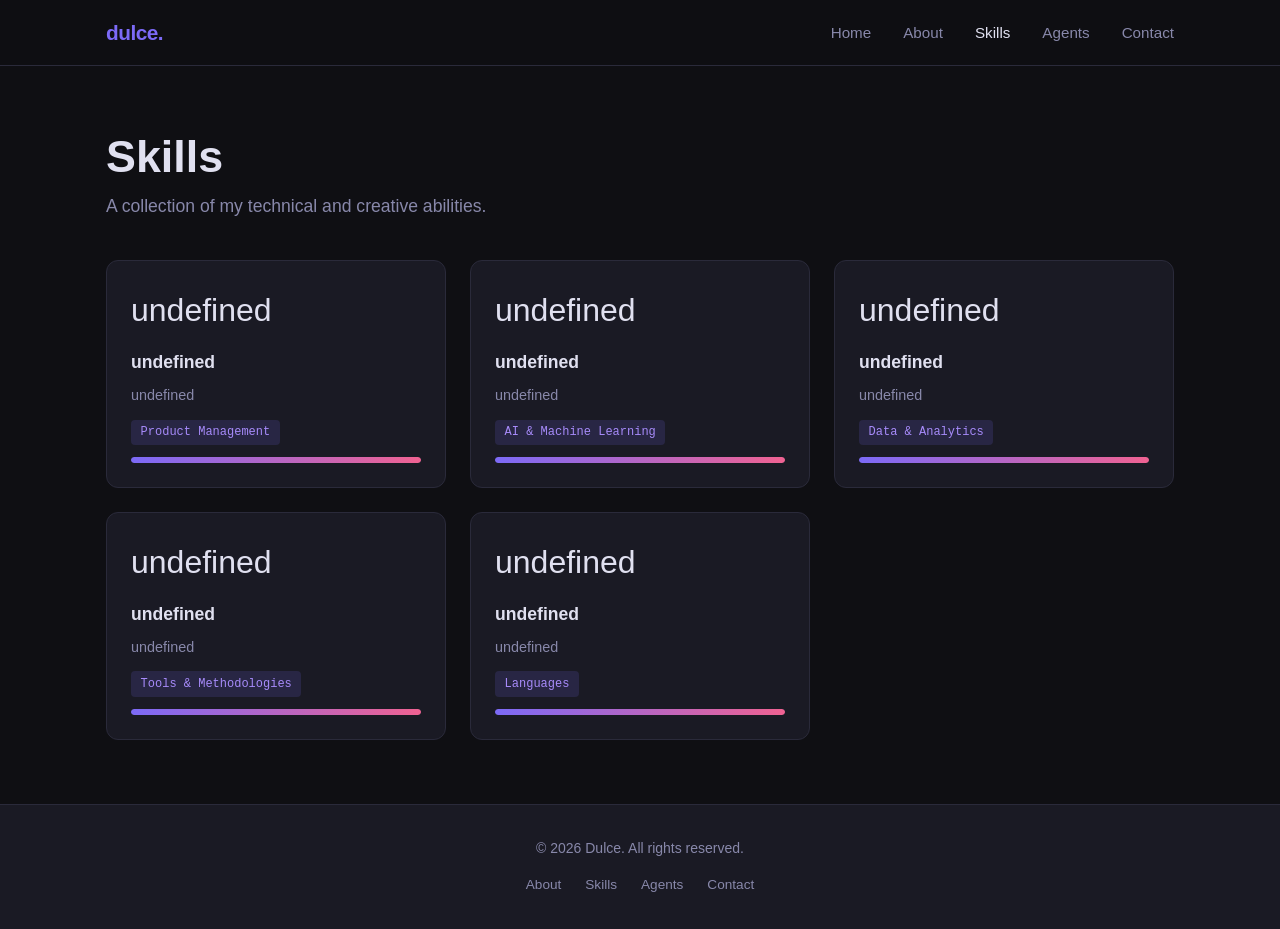
<file: pages/skills.html>
<!DOCTYPE html>
<html lang="en">
<head>
  <meta charset="UTF-8" />
  <meta name="viewport" content="width=device-width, initial-scale=1.0" />
  <title>Skills | Dulce</title>
  <link rel="stylesheet" href="../assets/css/base/styles.css" />
  <link rel="stylesheet" href="../assets/css/components/components.css" />
</head>
<body>

  <header id="header"></header>

  <main class="page-content">
    <div class="container">
      <h1 class="page-title">Skills</h1>
      <p class="page-desc">A collection of my technical and creative abilities.</p>
      <div id="skills-grid" class="grid"></div>
    </div>
  </main>

  <footer id="footer"></footer>

  <script src="../assets/js/shared/main.js"></script>
  <script src="../assets/js/shared/components.js"></script>
  <script src="../assets/js/pages/skills.js"></script>
</body>
</html>
</file>
<file: assets/css/base/styles.css>
/* ===== RESET & BASE ===== */
*, *::before, *::after {
  box-sizing: border-box;
  margin: 0;
  padding: 0;
}

:root {
  --color-bg: #0f0f13;
  --color-surface: #1a1a24;
  --color-border: #2a2a3a;
  --color-primary: #7c6af7;
  --color-primary-dark: #5a49d6;
  --color-accent: #f06292;
  --color-text: #e0e0f0;
  --color-text-muted: #8888aa;
  --color-highlight: #a78bfa;
  --font-main: 'Inter', 'Segoe UI', sans-serif;
  --font-mono: 'Fira Code', 'Courier New', monospace;
  --radius: 12px;
  --transition: 0.25s ease;
}

html { scroll-behavior: smooth; }

body {
  background-color: var(--color-bg);
  color: var(--color-text);
  font-family: var(--font-main);
  font-size: 16px;
  line-height: 1.6;
  min-height: 100vh;
  display: flex;
  flex-direction: column;
}

/* ===== LAYOUT ===== */
.container {
  width: 90%;
  max-width: 1100px;
  margin: 0 auto;
  padding: 0 1rem;
}

main, .page-content {
  flex: 1;
  padding: 4rem 0;
}

/* ===== TYPOGRAPHY ===== */
h1, h2, h3 { line-height: 1.2; font-weight: 700; }
h1 { font-size: clamp(2rem, 5vw, 3.5rem); }
h2 { font-size: clamp(1.5rem, 3vw, 2.2rem); }
h3 { font-size: 1.2rem; }

.highlight { color: var(--color-primary); }

.page-title {
  font-size: clamp(1.8rem, 4vw, 2.8rem);
  margin-bottom: 0.5rem;
}

.page-desc {
  color: var(--color-text-muted);
  font-size: 1.1rem;
  margin-bottom: 2.5rem;
}

/* ===== HERO ===== */
.hero {
  display: flex;
  align-items: center;
  min-height: 80vh;
  padding: 4rem 0;
}

.hero .container {
  display: flex;
  flex-direction: column;
  gap: 1.2rem;
}

.subtitle {
  color: var(--color-text-muted);
  font-size: 1.2rem;
}

/* ===== BUTTONS ===== */
.btn {
  display: inline-block;
  padding: 0.75rem 1.8rem;
  border-radius: var(--radius);
  background: var(--color-primary);
  color: #fff;
  font-weight: 600;
  text-decoration: none;
  border: 2px solid transparent;
  cursor: pointer;
  transition: background var(--transition), transform var(--transition);
}

.btn:hover {
  background: var(--color-primary-dark);
  transform: translateY(-2px);
}

.btn-outline {
  background: transparent;
  border-color: var(--color-primary);
  color: var(--color-primary);
  margin-left: 0.75rem;
}

.btn-outline:hover {
  background: var(--color-primary);
  color: #fff;
}

/* ===== GRID ===== */
.grid {
  display: grid;
  grid-template-columns: repeat(auto-fill, minmax(280px, 1fr));
  gap: 1.5rem;
  margin-top: 1.5rem;
}

/* ===== CARDS ===== */
.card {
  background: var(--color-surface);
  border: 1px solid var(--color-border);
  border-radius: var(--radius);
  padding: 1.5rem;
  transition: transform var(--transition), border-color var(--transition);
}

.card:hover {
  transform: translateY(-4px);
  border-color: var(--color-primary);
}

.card-icon {
  font-size: 2rem;
  margin-bottom: 0.75rem;
}

.card-title {
  font-size: 1.1rem;
  font-weight: 600;
  margin-bottom: 0.5rem;
}

.card-desc {
  color: var(--color-text-muted);
  font-size: 0.9rem;
}

.card-tag {
  display: inline-block;
  margin-top: 0.75rem;
  padding: 0.2rem 0.6rem;
  background: rgba(124, 106, 247, 0.15);
  color: var(--color-highlight);
  border-radius: 4px;
  font-size: 0.75rem;
  font-family: var(--font-mono);
}

/* ===== ABOUT ===== */
.about-section {
  max-width: 700px;
}

.about-text p {
  color: var(--color-text-muted);
  margin-bottom: 1rem;
  font-size: 1.05rem;
}

/* ===== CONTACT FORM ===== */
.contact-form {
  max-width: 600px;
}

.form-group {
  display: flex;
  flex-direction: column;
  gap: 0.4rem;
  margin-bottom: 1.25rem;
}

.form-group label {
  font-size: 0.9rem;
  font-weight: 600;
  color: var(--color-text-muted);
}

.form-group input,
.form-group textarea {
  background: var(--color-surface);
  border: 1px solid var(--color-border);
  border-radius: 8px;
  padding: 0.75rem 1rem;
  color: var(--color-text);
  font-family: var(--font-main);
  font-size: 1rem;
  transition: border-color var(--transition);
}

.form-group input:focus,
.form-group textarea:focus {
  outline: none;
  border-color: var(--color-primary);
}

/* ===== RESPONSIVE ===== */
@media (max-width: 600px) {
  .btn-outline { margin-left: 0; margin-top: 0.5rem; }
  .hero { min-height: 60vh; }
}
</file>
<file: assets/css/components/components.css>
/* ===== NAVBAR ===== */
.navbar {
  position: sticky;
  top: 0;
  z-index: 100;
  background: rgba(15, 15, 19, 0.85);
  backdrop-filter: blur(12px);
  border-bottom: 1px solid var(--color-border);
  padding: 1rem 0;
}

.navbar .container {
  display: flex;
  align-items: center;
  justify-content: space-between;
}

.nav-logo {
  font-size: 1.3rem;
  font-weight: 700;
  color: var(--color-primary);
  text-decoration: none;
  letter-spacing: -0.5px;
}

.nav-links {
  display: flex;
  gap: 2rem;
  list-style: none;
}

.nav-links a {
  color: var(--color-text-muted);
  text-decoration: none;
  font-size: 0.95rem;
  font-weight: 500;
  transition: color var(--transition);
}

.nav-links a:hover,
.nav-links a.active {
  color: var(--color-text);
}

/* ===== FOOTER ===== */
.footer {
  background: var(--color-surface);
  border-top: 1px solid var(--color-border);
  padding: 2rem 0;
  text-align: center;
}

.footer p {
  color: var(--color-text-muted);
  font-size: 0.875rem;
}

.footer-links {
  display: flex;
  justify-content: center;
  gap: 1.5rem;
  margin-top: 0.75rem;
  list-style: none;
}

.footer-links a {
  color: var(--color-text-muted);
  text-decoration: none;
  font-size: 0.85rem;
  transition: color var(--transition);
}

.footer-links a:hover {
  color: var(--color-primary);
}

/* ===== SKILL PROGRESS BAR ===== */
.skill-bar {
  margin-top: 0.75rem;
  background: var(--color-border);
  border-radius: 999px;
  height: 6px;
  overflow: hidden;
}

.skill-bar-fill {
  height: 100%;
  background: linear-gradient(90deg, var(--color-primary), var(--color-accent));
  border-radius: 999px;
  transition: width 0.8s ease;
}

/* ===== AGENT STATUS BADGE ===== */
.agent-status {
  display: inline-flex;
  align-items: center;
  gap: 0.4rem;
  font-size: 0.78rem;
  font-weight: 600;
  padding: 0.2rem 0.65rem;
  border-radius: 999px;
  margin-top: 0.75rem;
}

.agent-status.active {
  background: rgba(52, 211, 153, 0.12);
  color: #34d399;
}

.agent-status.inactive {
  background: rgba(248, 113, 113, 0.12);
  color: #f87171;
}

.agent-status::before {
  content: '';
  width: 6px;
  height: 6px;
  border-radius: 50%;
  background: currentColor;
}
</file>
